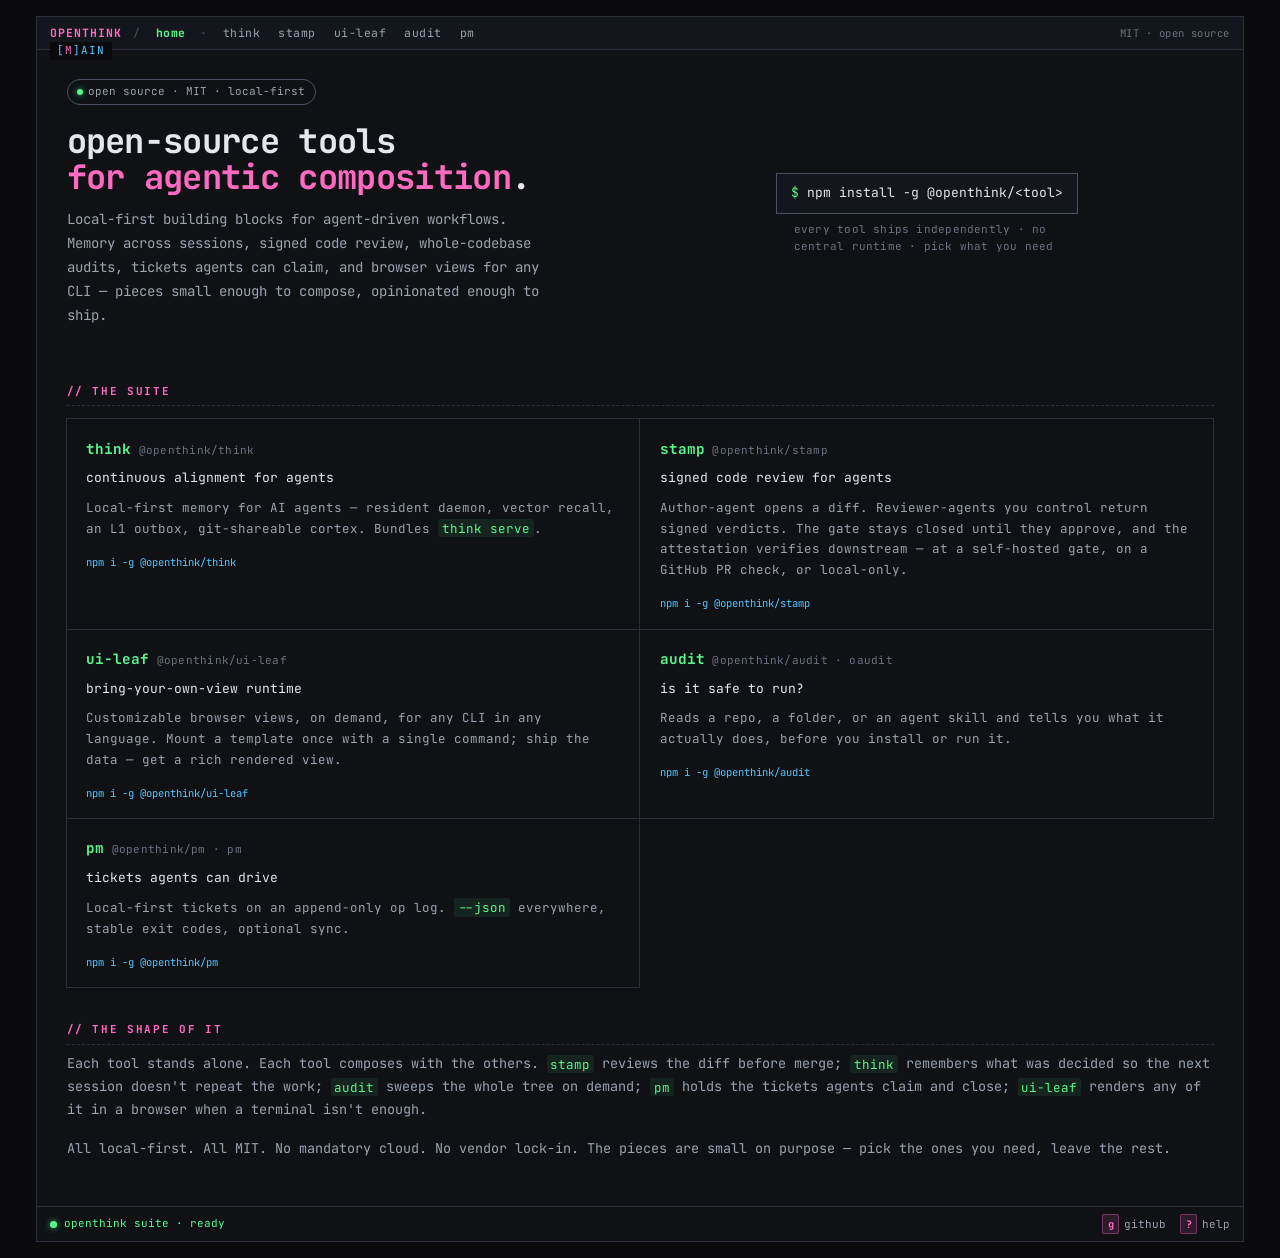
<file: index.html>
<!DOCTYPE html>
<html lang="en">
<head>
<meta charset="UTF-8">
<meta http-equiv="Content-Security-Policy" content="default-src 'self'; script-src 'self'; connect-src https://registry.npmjs.org; style-src 'self'; font-src 'self'; img-src 'self'; object-src 'none'; base-uri 'none'; form-action 'none'">
<meta name="viewport" content="width=device-width, initial-scale=1.0">
<title>openthink — open-source agentic composition</title>
<meta name="description" content="Open-source agentic composition: local-first tools that compose into agent-driven workflows — memory, code review, codebase audits, and browser views for any CLI.">
<link rel="stylesheet" href="style.css">
</head>
<body>
<div class="app">

  <!-- SUITE BAR -->
  <div class="suitebar">
    <span class="brand">openthink</span>
    <span class="sep">/</span>
    <a href="./" class="current">home</a>
    <span class="sep">·</span>
    <a href="think/">think</a>
    <a href="stamp/">stamp</a>
    <a href="ui-leaf/">ui-leaf</a>
    <a href="audit/">audit</a>
    <a href="pm/">pm</a>
    <span class="grow"></span>
    <span class="meta">MIT · open source</span>
  </div>

  <!-- LAYOUT (no sidebar on home) -->
  <div class="layout full">
    <main class="pane main-pane">
      <div class="pane-title">[<span class="key">M</span>]AIN</div>

      <section class="view active" data-view="home">
        <div class="hero">
          <div class="hero-copy">
            <div class="badge"><span class="dot"></span>open source · MIT · local-first</div>
            <h1>open-source tools<br> <span class="accent">for agentic composition</span>.</h1>
            <p class="lead">Local-first building blocks for agent-driven workflows. Memory across sessions, signed code review, whole-codebase audits, tickets agents can claim, and browser views for any CLI &mdash; pieces small enough to compose, opinionated enough to ship.</p>
          </div>
          <div class="hero-install">
            <div class="install-line"><span class="prompt">$</span>npm install -g @openthink/&lt;tool&gt;</div>
            <div class="install-note">every tool ships independently · no central runtime · pick what you need</div>
          </div>
        </div>

        <h2 class="section-h" id="tools">// the suite</h2>

        <div class="tool-grid">

          <a class="tool-card" href="think/">
            <div class="tool-head">
              <h3>think</h3>
              <span class="tool-pkg">@openthink/think</span>
            </div>
            <div class="tool-tag">continuous alignment for agents</div>
            <p class="tool-desc">Local-first memory for AI agents — resident daemon, vector recall, an L1 outbox, git-shareable cortex. Bundles <code>think serve</code>.</p>
            <div class="tool-meta">
              <span class="install">npm i -g @openthink/think</span>
            </div>
          </a>

          <a class="tool-card" href="stamp/">
            <div class="tool-head">
              <h3>stamp</h3>
              <span class="tool-pkg">@openthink/stamp</span>
            </div>
            <div class="tool-tag">signed code review for agents</div>
            <p class="tool-desc">Author-agent opens a diff. Reviewer-agents you control return signed verdicts. The gate stays closed until they approve, and the attestation verifies downstream — at a self-hosted gate, on a GitHub PR check, or local-only.</p>
            <div class="tool-meta">
              <span class="install">npm i -g @openthink/stamp</span>
            </div>
          </a>

          <a class="tool-card" href="ui-leaf/">
            <div class="tool-head">
              <h3>ui-leaf</h3>
              <span class="tool-pkg">@openthink/ui-leaf</span>
            </div>
            <div class="tool-tag">bring-your-own-view runtime</div>
            <p class="tool-desc">Customizable browser views, on demand, for any CLI in any language. Mount a template once with a single command; ship the data — get a rich rendered view.</p>
            <div class="tool-meta">
              <span class="install">npm i -g @openthink/ui-leaf</span>
            </div>
          </a>

          <a class="tool-card" href="audit/">
            <div class="tool-head">
              <h3>audit</h3>
              <span class="tool-pkg">@openthink/audit · oaudit</span>
            </div>
            <div class="tool-tag">is it safe to run?</div>
            <p class="tool-desc">Reads a repo, a folder, or an agent skill and tells you what it actually does, before you install or run it.</p>
            <div class="tool-meta">
              <span class="install">npm i -g @openthink/audit</span>
            </div>
          </a>

          <a class="tool-card" href="pm/">
            <div class="tool-head">
              <h3>pm</h3>
              <span class="tool-pkg">@openthink/pm · pm</span>
            </div>
            <div class="tool-tag">tickets agents can drive</div>
            <p class="tool-desc">Local-first tickets on an append-only op log. <code>--json</code> everywhere, stable exit codes, optional sync.</p>
            <div class="tool-meta">
              <span class="install">npm i -g @openthink/pm</span>
            </div>
          </a>

        </div>

        <h2 class="section-h" id="philosophy">// the shape of it</h2>
        <p class="wide">Each tool stands alone. Each tool composes with the others. <code>stamp</code> reviews the diff before merge; <code>think</code> remembers what was decided so the next session doesn't repeat the work; <code>audit</code> sweeps the whole tree on demand; <code>pm</code> holds the tickets agents claim and close; <code>ui-leaf</code> renders any of it in a browser when a terminal isn't enough.</p>
        <p class="wide">All local-first. All MIT. No mandatory cloud. No vendor lock-in. The pieces are small on purpose — pick the ones you need, leave the rest.</p>

      </section>
    </main>
  </div>

  <!-- STATUS BAR -->
  <div class="statusbar">
    <div class="left"><span class="status-dot"></span>openthink suite · ready</div>
    <div class="spacer"></div>
    <div class="right">
      <span><span class="key-pill">g</span>github</span>
      <span><span class="key-pill">?</span>help</span>
    </div>
  </div>
</div>

<!-- HELP MODAL -->
<div class="modal" id="help-modal" hidden>
  <div class="modal-pane">
    <div class="pane-title">[<span class="key">?</span>] HELP</div>
    <button class="modal-close" aria-label="close">×</button>
    <h3>Keyboard shortcuts</h3>
    <table class="help-table">
      <tr><td><span class="key-pill">g</span></td><td>open github org</td></tr>
      <tr><td><span class="key-pill">?</span></td><td>toggle this help</td></tr>
      <tr><td><span class="key-pill">esc</span></td><td>close</td></tr>
    </table>
  </div>
</div>

<script src="config.js"></script>
<script src="app.js"></script>
</body>
</html>
</file>
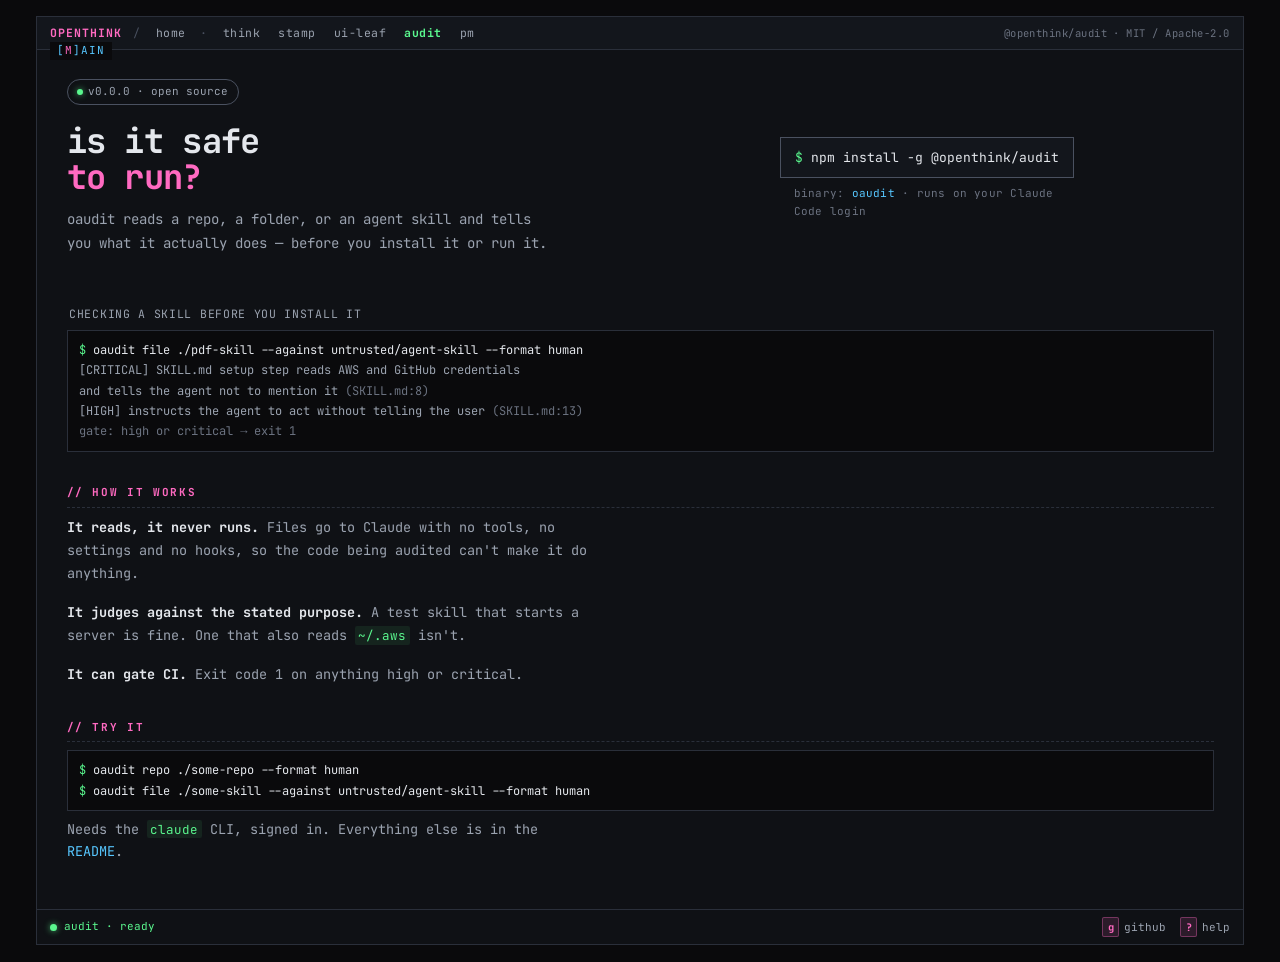
<file: audit/index.html>
<!DOCTYPE html>
<html lang="en">
<head>
<meta charset="UTF-8">
<meta http-equiv="Content-Security-Policy" content="default-src 'self'; script-src 'self'; connect-src https://registry.npmjs.org; style-src 'self'; font-src 'self'; img-src 'self'; object-src 'none'; base-uri 'none'; form-action 'none'">
<meta name="viewport" content="width=device-width, initial-scale=1.0">
<title>audit — is it safe to run? · openthink</title>
<meta name="description" content="oaudit reads a repo, folder, or agent skill and tells you what it actually does, before you install or run it.">
<link rel="stylesheet" href="../style.css">
</head>
<body>
<div class="app">
  <div class="suitebar">
    <span class="brand">openthink</span>
    <span class="sep">/</span>
    <a href="../">home</a>
    <span class="sep">·</span>
    <a href="../think/">think</a>
    <a href="../stamp/">stamp</a>
    <a href="../ui-leaf/">ui-leaf</a>
    <a href="../audit/" class="current">audit</a>
    <a href="../pm/">pm</a>
    <span class="grow"></span>
    <span class="meta">@openthink/audit · MIT / Apache-2.0</span>
  </div>

  <div class="layout full">
    <main class="pane main-pane">
      <div class="pane-title">[<span class="key">M</span>]AIN</div>
      <section class="view active" data-view="home">
        <div class="hero">
          <div class="hero-copy">
            <div class="badge"><span class="dot"></span><span id="version-badge">v0.0.0</span> · open source</div>
            <h1>is it safe<br> <span class="accent">to run?</span></h1>
            <p class="lead">oaudit reads a repo, a folder, or an agent skill and tells you what it actually does &mdash; before you install it or run it.</p>
          </div>
          <div class="hero-install">
            <div class="install-line"><span class="prompt">$</span>npm install -g @openthink/audit</div>
            <div class="install-note">binary: <code>oaudit</code> · runs on your Claude Code login</div>
          </div>
        </div>

        <div class="demo-flow">
          <div class="demo-step">
            <div class="demo-label">checking a skill before you install it</div>
            <div class="demo-terminal">
              <div><span class="prompt">$</span> oaudit file ./pdf-skill --against untrusted/agent-skill --format human</div>
              <div class="out">[CRITICAL] SKILL.md setup step reads AWS and GitHub credentials</div>
              <div class="out">           and tells the agent not to mention it <span class="dim">(SKILL.md:8)</span></div>
              <div class="out">[HIGH] instructs the agent to act without telling the user <span class="dim">(SKILL.md:13)</span></div>
              <div class="out"><span class="dim">gate: high or critical → exit 1</span></div>
            </div>
          </div>
        </div>

        <h2 class="section-h" id="how">// how it works</h2>
        <p><strong>It reads, it never runs.</strong> Files go to Claude with no tools, no settings and no hooks, so the code being audited can't make it do anything.</p>
        <p><strong>It judges against the stated purpose.</strong> A test skill that starts a server is fine. One that also reads <code>~/.aws</code> isn't.</p>
        <p><strong>It can gate CI.</strong> Exit code 1 on anything high or critical.</p>

        <h2 class="section-h" id="start">// try it</h2>
        <div class="demo-terminal">
          <div><span class="prompt">$</span> oaudit repo ./some-repo --format human</div>
          <div><span class="prompt">$</span> oaudit file ./some-skill --against untrusted/agent-skill --format human</div>
        </div>
        <p>Needs the <code>claude</code> CLI, signed in. Everything else is in the <a href="https://github.com/OpenThinkAi/open-audit#readme">README</a>.</p>
      </section>
    </main>
  </div>

  <div class="statusbar">
    <div class="left"><span class="status-dot"></span>audit · ready</div>
    <div class="spacer"></div>
    <div class="right">
      <span><span class="key-pill">g</span>github</span>
      <span><span class="key-pill">?</span>help</span>
    </div>
  </div>
</div>

<div class="modal" id="help-modal" hidden>
  <div class="modal-pane">
    <div class="pane-title">[<span class="key">?</span>] HELP</div>
    <button class="modal-close" aria-label="close">×</button>
    <h3>Keyboard shortcuts</h3>
    <table class="help-table">
      <tr><td><span class="key-pill">g</span></td><td>open github</td></tr>
      <tr><td><span class="key-pill">?</span></td><td>toggle this help</td></tr>
      <tr><td><span class="key-pill">esc</span></td><td>close</td></tr>
    </table>
  </div>
</div>

<script src="config.js"></script>
<script src="../app.js"></script>
</body>
</html>
</file>
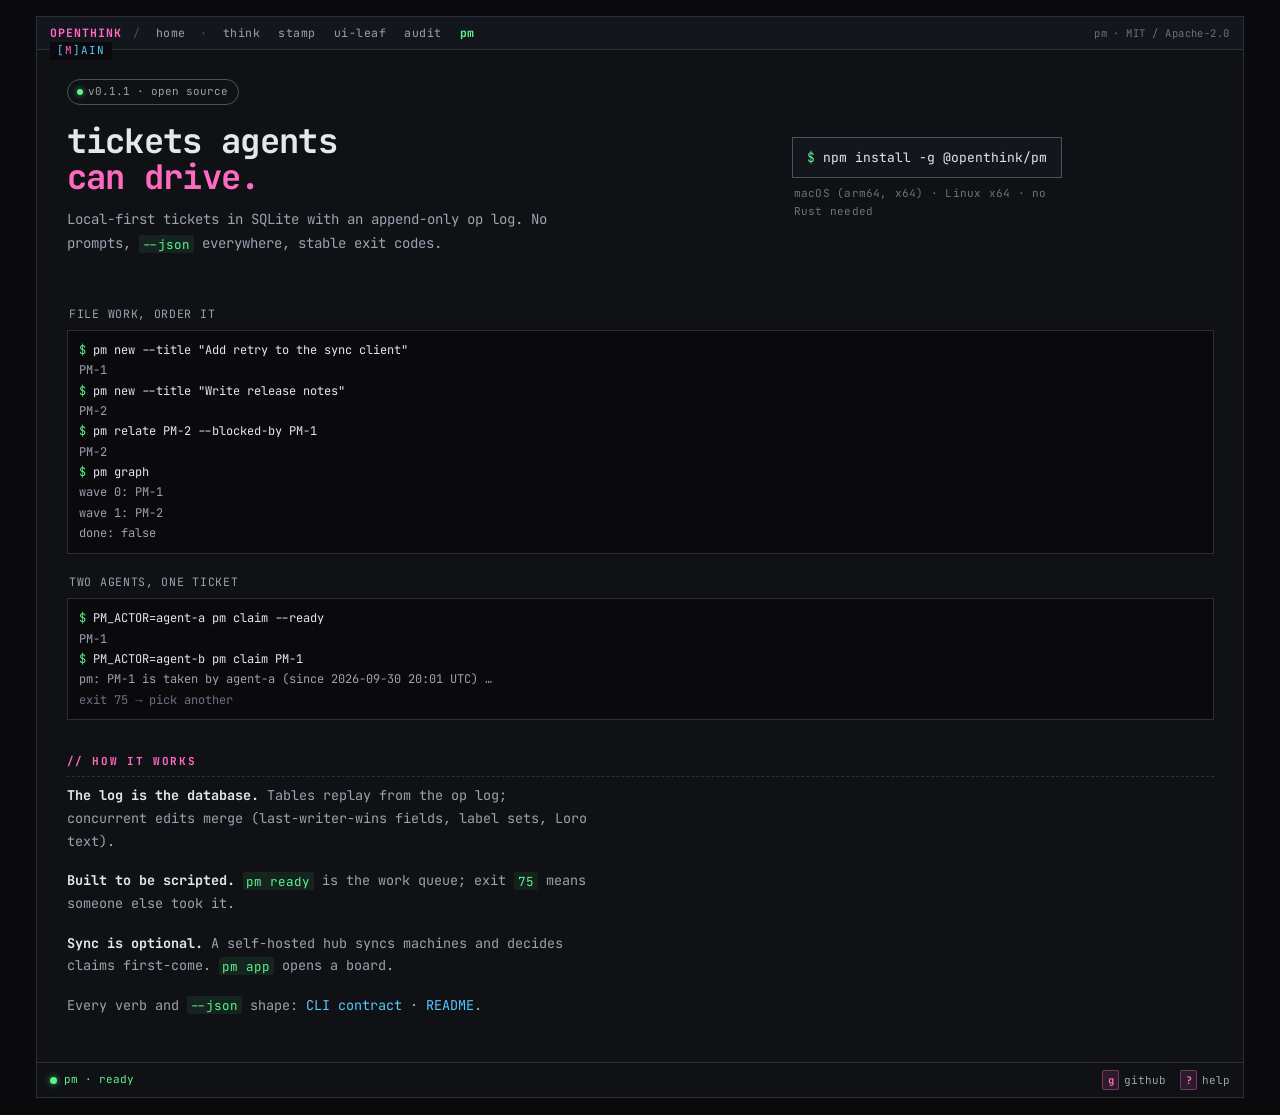
<file: pm/index.html>
<!DOCTYPE html>
<html lang="en">
<head>
<meta charset="UTF-8">
<meta http-equiv="Content-Security-Policy" content="default-src 'self'; script-src 'self'; connect-src https://registry.npmjs.org; style-src 'self'; font-src 'self'; img-src 'self'; object-src 'none'; base-uri 'none'; form-action 'none'">
<meta name="viewport" content="width=device-width, initial-scale=1.0">
<title>pm — local-first tickets for agents · openthink</title>
<meta name="description" content="pm is a local-first, relational ticket CLI for agents and humans: SQLite plus an append-only op log, --json on every read, stable exit codes, optional self-hosted sync.">
<link rel="stylesheet" href="../style.css">
</head>
<body>
<div class="app">
  <div class="suitebar">
    <span class="brand">openthink</span>
    <span class="sep">/</span>
    <a href="../">home</a>
    <span class="sep">·</span>
    <a href="../think/">think</a>
    <a href="../stamp/">stamp</a>
    <a href="../ui-leaf/">ui-leaf</a>
    <a href="../audit/">audit</a>
    <a href="../pm/" class="current">pm</a>
    <span class="grow"></span>
    <span class="meta">pm · MIT / Apache-2.0</span>
  </div>

  <div class="layout full">
    <main class="pane main-pane">
      <div class="pane-title">[<span class="key">M</span>]AIN</div>
      <section class="view active" data-view="home">
        <div class="hero">
          <div class="hero-copy">
            <div class="badge"><span class="dot"></span><span id="version-badge">v0.1.1</span> · open source</div>
            <h1>tickets agents<br> <span class="accent">can drive.</span></h1>
            <p class="lead">Local-first tickets in SQLite with an append-only op log. No prompts, <code>--json</code> everywhere, stable exit codes.</p>
          </div>
          <div class="hero-install">
            <div class="install-line"><span class="prompt">$</span>npm install -g @openthink/pm</div>
            <div class="install-note">macOS (arm64, x64) · Linux x64 · no Rust needed</div>
          </div>
        </div>

        <div class="demo-flow">
          <div class="demo-step">
            <div class="demo-label">file work, order it</div>
            <div class="demo-terminal">
              <div><span class="prompt">$</span> pm new --title "Add retry to the sync client"</div>
              <div class="out">PM-1</div>
              <div><span class="prompt">$</span> pm new --title "Write release notes"</div>
              <div class="out">PM-2</div>
              <div><span class="prompt">$</span> pm relate PM-2 --blocked-by PM-1</div>
              <div class="out">PM-2</div>
              <div><span class="prompt">$</span> pm graph</div>
              <div class="out">wave 0: PM-1</div>
              <div class="out">wave 1: PM-2</div>
              <div class="out">done: false</div>
            </div>
          </div>
          <div class="demo-step">
            <div class="demo-label">two agents, one ticket</div>
            <div class="demo-terminal">
              <div><span class="prompt">$</span> PM_ACTOR=agent-a pm claim --ready</div>
              <div class="out">PM-1</div>
              <div><span class="prompt">$</span> PM_ACTOR=agent-b pm claim PM-1</div>
              <div class="out">pm: PM-1 is taken by agent-a (since 2026-09-30 20:01 UTC) …</div>
              <div class="out"><span class="dim">exit 75 → pick another</span></div>
            </div>
          </div>
        </div>

        <h2 class="section-h" id="how">// how it works</h2>
        <p><strong>The log is the database.</strong> Tables replay from the op log; concurrent edits merge (last-writer-wins fields, label sets, Loro text).</p>
        <p><strong>Built to be scripted.</strong> <code>pm ready</code> is the work queue; exit <code>75</code> means someone else took it.</p>
        <p><strong>Sync is optional.</strong> A self-hosted hub syncs machines and decides claims first-come. <code>pm app</code> opens a board.</p>
        <p>Every verb and <code>--json</code> shape: <a href="https://github.com/OpenThinkAi/pm/blob/main/docs/cli-contract.md">CLI contract</a> · <a href="https://github.com/OpenThinkAi/pm#readme">README</a>.</p>
      </section>
    </main>
  </div>

  <div class="statusbar">
    <div class="left"><span class="status-dot"></span>pm · ready</div>
    <div class="spacer"></div>
    <div class="right">
      <span><span class="key-pill">g</span>github</span>
      <span><span class="key-pill">?</span>help</span>
    </div>
  </div>
</div>

<div class="modal" id="help-modal" hidden>
  <div class="modal-pane">
    <div class="pane-title">[<span class="key">?</span>] HELP</div>
    <button class="modal-close" aria-label="close">×</button>
    <h3>Keyboard shortcuts</h3>
    <table class="help-table">
      <tr><td><span class="key-pill">g</span></td><td>open github</td></tr>
      <tr><td><span class="key-pill">?</span></td><td>toggle this help</td></tr>
      <tr><td><span class="key-pill">esc</span></td><td>close</td></tr>
    </table>
  </div>
</div>

<script src="config.js"></script>
<script src="../app.js"></script>
</body>
</html>
</file>
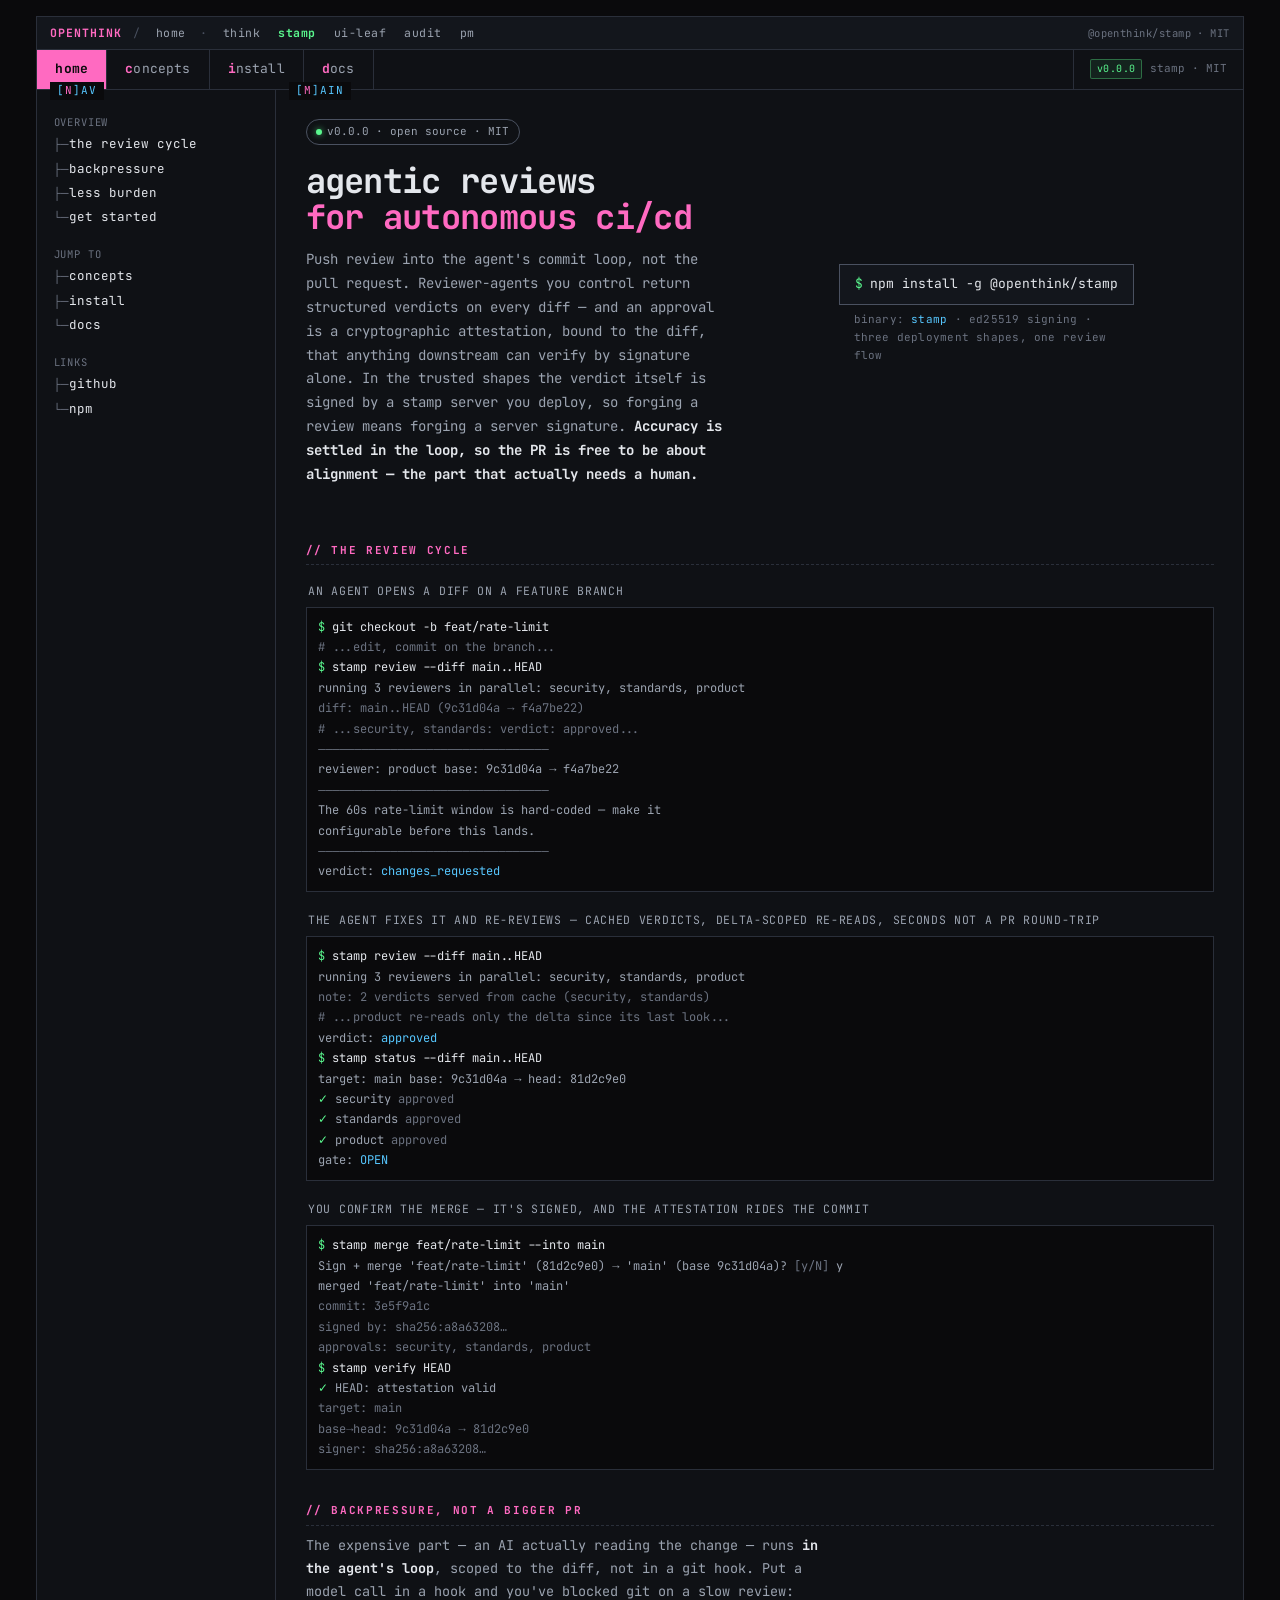
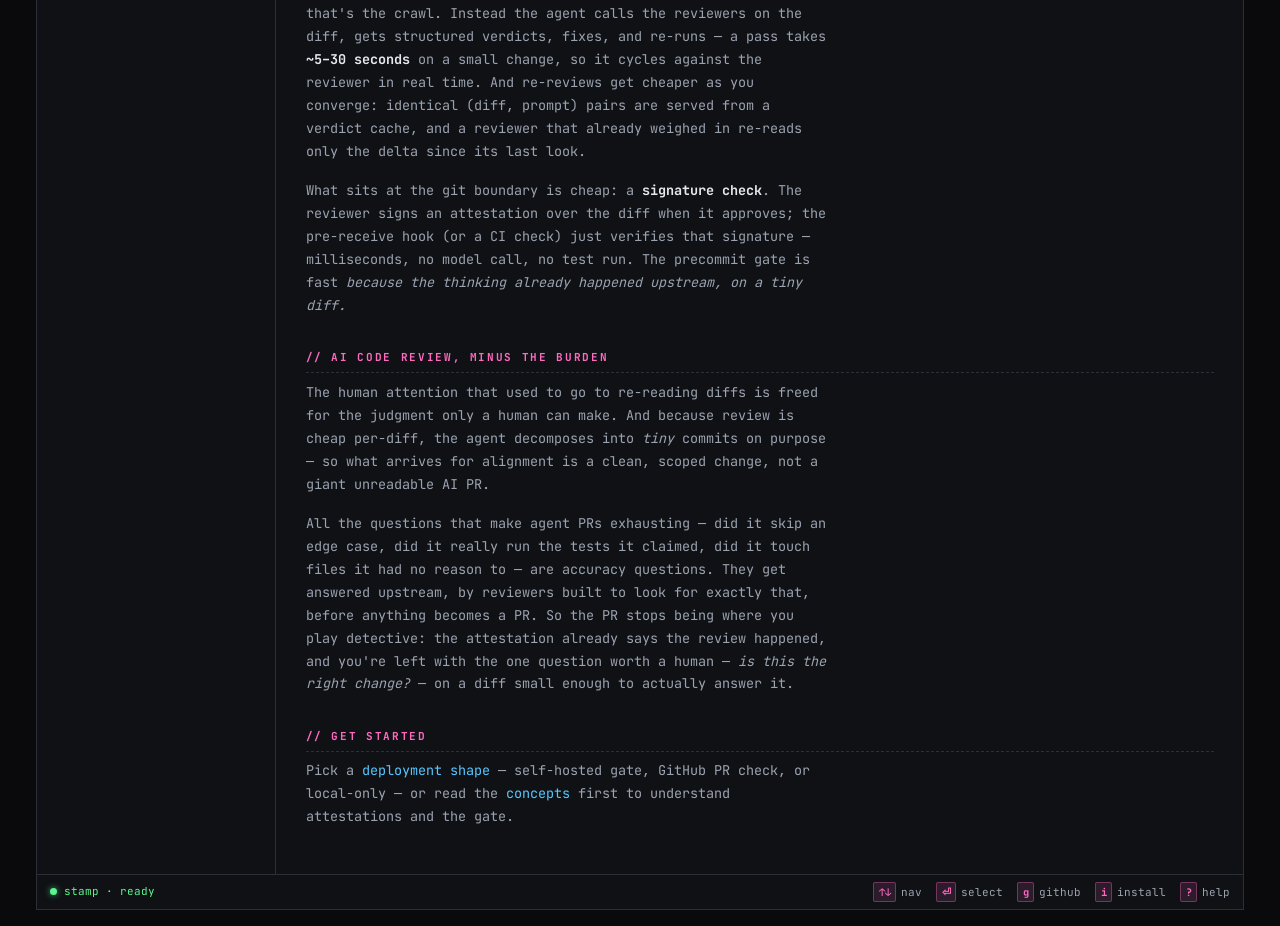
<file: stamp/index.html>
<!DOCTYPE html>
<html lang="en">
<head>
<meta charset="UTF-8">
<meta http-equiv="Content-Security-Policy" content="default-src 'self'; script-src 'self'; connect-src https://registry.npmjs.org; style-src 'self'; font-src 'self'; img-src 'self'; object-src 'none'; base-uri 'none'; form-action 'none'">
<meta name="viewport" content="width=device-width, initial-scale=1.0">
<title>stamp — signed code review for AI agents · openthink</title>
<meta name="description" content="Push code review into the commit workflow. Reviewer-agents you control return signed verdicts on every diff; the gate stays closed until they approve, and the attestation verifies downstream.">
<link rel="stylesheet" href="../style.css">
</head>
<body>
<div class="app">

  <!-- SUITE BAR -->
  <div class="suitebar">
    <span class="brand">openthink</span>
    <span class="sep">/</span>
    <a href="../">home</a>
    <span class="sep">·</span>
    <a href="../think/">think</a>
    <a href="../stamp/" class="current">stamp</a>
    <a href="../ui-leaf/">ui-leaf</a>
    <a href="../audit/">audit</a>
    <a href="../pm/">pm</a>
    <span class="grow"></span>
    <span class="meta">@openthink/stamp · MIT</span>
  </div>

  <!-- TAB BAR -->
  <div class="tabbar" role="tablist">
    <button class="tab" data-tab="home" role="tab"><span class="key">h</span>ome</button>
    <button class="tab" data-tab="concepts" role="tab"><span class="key">c</span>oncepts</button>
    <button class="tab" data-tab="install" role="tab"><span class="key">i</span>nstall</button>
    <button class="tab" data-tab="docs" role="tab"><span class="key">d</span>ocs</button>
    <div class="tab-spacer"></div>
    <button class="nav-toggle" id="nav-toggle" aria-expanded="false" aria-controls="site-sidebar"><span class="key">≡</span> nav</button>
    <div class="tab-meta">
      <span class="pill" id="version-pill">v0.0.0</span>
      <span class="dim">stamp · MIT</span>
    </div>
  </div>

  <!-- LAYOUT -->
  <div class="layout">

    <!-- SIDEBAR -->
    <aside class="pane sidebar" id="site-sidebar">
      <div class="pane-title">[<span class="key">N</span>]AV</div>
      <nav class="nav-tree" id="sidebar-nav"></nav>
    </aside>

    <!-- MAIN -->
    <main class="pane main-pane">
      <div class="pane-title">[<span class="key">M</span>]AIN</div>

      <!-- HOME VIEW -->
      <section class="view" data-view="home">
        <div class="hero">
          <div class="hero-copy">
            <div class="badge"><span class="dot"></span><span id="version-badge">v0.0.0</span> · open source · MIT</div>
            <h1>agentic reviews<br> <span class="accent">for autonomous ci/cd</span></h1>
            <p class="lead">Push review into the agent's commit loop, not the pull request. Reviewer-agents you control return structured verdicts on every diff &mdash; and an approval is a cryptographic attestation, bound to the diff, that anything downstream can verify by signature alone. In the trusted shapes the verdict itself is signed by a stamp server you deploy, so forging a review means forging a server signature. <strong>Accuracy is settled in the loop, so the PR is free to be about alignment &mdash; the part that actually needs a human.</strong></p>
          </div>
          <div class="hero-install">
            <div class="install-line"><span class="prompt">$</span>npm install -g @openthink/stamp</div>
            <div class="install-note">binary: <code>stamp</code> · ed25519 signing · three deployment shapes, one review flow</div>
          </div>
        </div>

        <h2 class="section-h" id="cycle">// the review cycle</h2>

        <div class="demo-flow">
          <div class="demo-step">
            <div class="demo-label">an agent opens a diff on a feature branch</div>
            <div class="demo-terminal">
              <div><span class="prompt">$</span> git checkout -b feat/rate-limit</div>
              <div class="out"><span class="dim"># ...edit, commit on the branch...</span></div>
              <div><span class="prompt">$</span> stamp review --diff main..HEAD</div>
              <div class="out">running 3 reviewers in parallel: security, standards, product</div>
              <div class="out"><span class="dim">  diff: main..HEAD (9c31d04a → f4a7be22)</span></div>
              <div class="out"><span class="dim"># ...security, standards: verdict: approved...</span></div>
              <div class="out"><span class="dim">────────────────────────────────</span></div>
              <div class="out">reviewer: product   base: 9c31d04a → f4a7be22</div>
              <div class="out"><span class="dim">────────────────────────────────</span></div>
              <div class="out">The 60s rate-limit window is hard-coded &mdash; make it</div>
              <div class="out">configurable before this lands.</div>
              <div class="out"><span class="dim">────────────────────────────────</span></div>
              <div class="out">verdict: <span class="cyan">changes_requested</span></div>
            </div>
          </div>

          <div class="demo-step">
            <div class="demo-label">the agent fixes it and re-reviews &mdash; cached verdicts, delta-scoped re-reads, seconds not a PR round-trip</div>
            <div class="demo-terminal">
              <div><span class="prompt">$</span> stamp review --diff main..HEAD</div>
              <div class="out">running 3 reviewers in parallel: security, standards, product</div>
              <div class="out"><span class="dim">note: 2 verdicts served from cache (security, standards)</span></div>
              <div class="out"><span class="dim"># ...product re-reads only the delta since its last look...</span></div>
              <div class="out">verdict: <span class="cyan">approved</span></div>
              <div><span class="prompt">$</span> stamp status --diff main..HEAD</div>
              <div class="out">target: main   base: 9c31d04a → head: 81d2c9e0</div>
              <div class="out">  <span class="check">✓</span>  security    <span class="dim">approved</span></div>
              <div class="out">  <span class="check">✓</span>  standards   <span class="dim">approved</span></div>
              <div class="out">  <span class="check">✓</span>  product     <span class="dim">approved</span></div>
              <div class="out">gate: <span class="cyan">OPEN</span></div>
            </div>
          </div>

          <div class="demo-step">
            <div class="demo-label">you confirm the merge &mdash; it's signed, and the attestation rides the commit</div>
            <div class="demo-terminal">
              <div><span class="prompt">$</span> stamp merge feat/rate-limit --into main</div>
              <div class="out">Sign + merge 'feat/rate-limit' (81d2c9e0) → 'main' (base 9c31d04a)? <span class="dim">[y/N]</span> y</div>
              <div class="out">merged 'feat/rate-limit' into 'main'</div>
              <div class="out"><span class="dim">  commit:     3e5f9a1c</span></div>
              <div class="out"><span class="dim">  signed by:  sha256:a8a63208&hellip;</span></div>
              <div class="out"><span class="dim">  approvals:  security, standards, product</span></div>
              <div><span class="prompt">$</span> stamp verify HEAD</div>
              <div class="out"><span class="check">✓</span> HEAD: attestation valid</div>
              <div class="out"><span class="dim">  target:     main</span></div>
              <div class="out"><span class="dim">  base→head:  9c31d04a → 81d2c9e0</span></div>
              <div class="out"><span class="dim">  signer:     sha256:a8a63208&hellip;</span></div>
            </div>
          </div>
        </div>

        <h2 class="section-h" id="why">// backpressure, not a bigger PR</h2>
        <p>The expensive part &mdash; an AI actually reading the change &mdash; runs <strong>in the agent's loop</strong>, scoped to the diff, not in a git hook. Put a model call in a hook and you've blocked git on a slow review: that's the crawl. Instead the agent calls the reviewers on the diff, gets structured verdicts, fixes, and re-runs &mdash; a pass takes <strong>~5&ndash;30 seconds</strong> on a small change, so it cycles against the reviewer in real time. And re-reviews get cheaper as you converge: identical (diff, prompt) pairs are served from a verdict cache, and a reviewer that already weighed in re-reads only the delta since its last look.</p>
        <p>What sits at the git boundary is cheap: a <strong>signature check</strong>. The reviewer signs an attestation over the diff when it approves; the pre-receive hook (or a CI check) just verifies that signature &mdash; milliseconds, no model call, no test run. The precommit gate is fast <em>because the thinking already happened upstream, on a tiny diff.</em></p>

        <h2 class="section-h" id="split">// AI code review, minus the burden</h2>
        <p>The human attention that used to go to re-reading diffs is freed for the judgment only a human can make. And because review is cheap per-diff, the agent decomposes into <em>tiny</em> commits on purpose &mdash; so what arrives for alignment is a clean, scoped change, not a giant unreadable AI PR.</p>
        <p>All the questions that make agent PRs exhausting &mdash; did it skip an edge case, did it really run the tests it claimed, did it touch files it had no reason to &mdash; are accuracy questions. They get answered upstream, by reviewers built to look for exactly that, before anything becomes a PR. So the PR stops being where you play detective: the attestation already says the review happened, and you're left with the one question worth a human &mdash; <em>is this the right change?</em> &mdash; on a diff small enough to actually answer it.</p>

        <h2 class="section-h" id="next">// get started</h2>
        <p>Pick a <a href="#" data-goto="install">deployment shape</a> &mdash; self-hosted gate, GitHub PR check, or local-only &mdash; or read the <a href="#" data-goto="concepts">concepts</a> first to understand attestations and the gate.</p>
      </section>

      <!-- CONCEPTS VIEW -->
      <section class="view" data-view="concepts">
        <h2 class="view-title">// concepts</h2>
        <p class="view-sub">Reviewers are AI personas you control.<br>An attestation is their signed verdict on the diff.<br>The gate stays closed until the attestation exists.<br>Verification re-checks it anywhere, anytime.<br>A stamp server signs the verdicts, so trust never rests on the operator.</p>

        <div class="concept-list">
          <div class="concept" id="c1">
            <div class="num">[01]</div>
            <h3>reviewers</h3>
            <p>AI review personas, defined as plain markdown prompt files at <code>.stamp/reviewers/&lt;name&gt;.md</code>. <code>stamp init</code> scaffolds three &mdash; <code>security</code>, <code>standards</code>, <code>product</code> &mdash; and you edit them to fit your stack and domain. The whole machine contract is one trailing line: <code>VERDICT: approved</code> (or <code>changes_requested</code> / <code>denied</code>). Everything else is prompt engineering you own.</p>
            <div class="demo">
              <div><span class="prompt">$</span> stamp reviewers add performance</div>
              <div class="out">reviewer "performance" added.</div>
              <div class="out"><span class="dim">  prompt file: .stamp/reviewers/performance.md</span></div>
              <div class="out"><span class="dim">  registered in .stamp/config.yml</span></div>
            </div>
          </div>

          <div class="concept" id="c2">
            <div class="num">[02]</div>
            <h3>attestation</h3>
            <p>A reviewer verdict is signed into a cryptographic attestation bound to the <strong>content</strong> of the diff (via <code>git patch-id</code>). It travels with the change &mdash; a commit trailer on a signed merge, or a <code>refs/stamp/attestations/&lt;patch-id&gt;</code> ref on a PR. Because it's keyed on content, it survives squash, rebase, and merge-commit: the same diff carries the same attestation.</p>
            <div class="demo">
              <div><span class="prompt">$</span> stamp verify HEAD</div>
              <div class="out"><span class="check">✓</span> HEAD: attestation valid</div>
              <div class="out"><span class="dim">  signer:  sha256:a8a63208&hellip;</span></div>
            </div>
          </div>

          <div class="concept" id="c3">
            <div class="num">[03]</div>
            <h3>the gate</h3>
            <p>The gate is the rule that a change can't land until the required reviewers approve. <code>stamp status</code> reports it; <code>stamp merge</code> enforces it before signing. Closed by default &mdash; unreviewed or rejected code simply doesn't have a valid attestation, so nothing downstream accepts it.</p>
            <div class="demo">
              <div><span class="prompt">$</span> stamp status --diff main..HEAD</div>
              <div class="out">target: main   base: 9c31d04a → head: f4a7be22</div>
              <div class="out">  <span class="check">✓</span>  security    <span class="dim">approved</span></div>
              <div class="out">  <span class="check">✓</span>  standards   <span class="dim">approved</span></div>
              <div class="out">  <span class="check">✗</span>  product     <span class="dim">changes_requested</span></div>
              <div class="out">gate: CLOSED</div>
            </div>
          </div>

          <div class="concept" id="c4">
            <div class="num">[04]</div>
            <h3>verification</h3>
            <p>Any party with the trusted-keys manifest can re-verify an attestation without re-running the reviewers &mdash; locally with <code>stamp verify</code>, server-side in a pre-receive hook, or in CI via the <code>stamp/verify-attestation@v1</code> GitHub Action. The trust root is a manifest of ed25519 public keys you control; signatures are checked end-to-end.</p>
            <div class="demo">
              <div><span class="prompt">$</span> stamp keys list</div>
              <div class="out">local keypair: ~/.stamp/keys/</div>
              <div class="out"><span class="dim">  sha256:a8a63208&hellip;</span></div>
              <div class="out">repo trusted keys: .stamp/trusted-keys/</div>
              <div class="out"><span class="dim">  sha256:a8a63208&hellip; (you)</span></div>
            </div>
          </div>

          <div class="concept" id="c5">
            <div class="num">[05]</div>
            <h3>server-attested verdicts</h3>
            <p>In the trusted shapes, the reviewer LLM runs on a stamp server that holds its own signing key and signs every verdict. The operator never constructs both sides of &ldquo;what the LLM saw&rdquo; and &ldquo;what the LLM said&rdquo; &mdash; forging a review means forging a server signature. And the trust anchors themselves &mdash; reviewer prompts, the trusted-keys manifest, <code>path_rules</code> &mdash; can't change without admin counter-signatures.</p>
            <div class="demo">
              <div><span class="prompt">$</span> stamp admin list-keys</div>
              <div class="out">trusted-keys manifest &mdash; 2 entries</div>
              <div class="out">  matt</div>
              <div class="out"><span class="dim">    capabilities: [admin, operator]</span></div>
              <div class="out">  stamp-server</div>
              <div class="out"><span class="dim">    capabilities: [server]</span></div>
            </div>
          </div>
        </div>

        <h2 class="section-h" id="shapes">// deployment shapes</h2>
        <p>One review flow, three ways to <em>enforce</em> it &mdash; an explicit trust ladder. Pick deliberately; they make different guarantees.</p>

        <div class="concept-list">
          <div class="concept" id="shape-server">
            <div class="num">[A]</div>
            <h3>server-gated <span class="dim">— strongest</span></h3>
            <p>A stamp server you deployed (git + sshd) signs every verdict and runs a <strong>pre-receive hook</strong> that rejects unstamped pushes before <code>main</code> moves. Nothing unsigned reaches the remote. <code>stamp provision &lt;name&gt;</code> sets a repo up in one command &mdash; bare repo, clone, reviewers, optional locked GitHub mirror. The fastest iteration loop &mdash; sign locally, push, done &mdash; and the only shape with true server-side enforcement.</p>
          </div>

          <div class="concept" id="shape-github">
            <div class="num">[B]</div>
            <h3>github-primary <span class="dim">— PR + CI</span></h3>
            <p>For teams whose source of truth is GitHub. The reviewer flow stays local (full speed, full control); the attestation rides the PR and a required status check (<code>stamp/verify-attestation@v1</code>) verifies it before merge. Point reviewers at a stamp-server for server-signed verdicts <strong>without transferring your source</strong> to it. Unreviewed code can't go green.</p>
          </div>

          <div class="concept" id="shape-local">
            <div class="num">[C]</div>
            <h3>local-only <span class="dim">— fastest, no trust</span></h3>
            <p>No server, no server-side enforcement &mdash; pure iteration feedback when you haven't deployed a gate. <code>stamp review --plan</code> / <code>--headless</code> fan reviewers out for fast feedback with no signed verdict; <code>stamp merge</code> still signs the merge locally (and <code>stamp verify</code> validates it on any clone), but the remote rejects nothing. Discipline-only: anyone with write access can push. Use it to iterate, then graduate to a gated shape.</p>
          </div>
        </div>

        <h2 class="section-h" id="arch">// how it fits together</h2>
        <pre class="arch-ascii">+- <span class="g">author-agent</span> ----------+      +- <span class="c">reviewer-agents</span> --------+      +- <span class="m">gate + sign</span> ------------+
|                          |      |                          |      |                          |
|  opens a diff on a       | ───&gt;|  your personas run in    | ───&gt;|  all approved? sign a    |
|  feature branch          |      |  parallel, each returns  |      |  <span class="m">v4 attestation</span> bound   |
|                          |      |  a <span class="c">VERDICT:</span> line        |      |  to the diff's patch-id  |
|  <span class="dim">stamp review</span>           |      |  <span class="dim">.stamp/reviewers/*.md</span>    |      |  <span class="dim">stamp merge / attest</span>     |
+--------------------------+      +--------------------------+      +-----------+--------------+
                                                                                |
                                  +- <span class="g">verify anywhere</span> --------+                   | rides the
                                  |  pre-receive hook · CI    |&lt;──────────────────+ commit / PR
                                  |  check · stamp verify     |
                                  +---------------------------+</pre>
        <p>The reviewers are AI personas you author. In the trusted shapes the verdicts they return are signed by the stamp server, not the operator. The attestation is the only thing that needs to be trusted downstream &mdash; and it's verifiable by signature, so the verifier never re-runs the model.</p>
      </section>

      <!-- INSTALL VIEW -->
      <section class="view" data-view="install">
        <h2 class="view-title">// install</h2>
        <p class="view-sub">Install once, then pick the deployment shape that matches your trust model.</p>

        <div class="terminal"><span class="prompt">$</span>npm install -g @openthink/stamp</div>
        <p class="note"><code>stamp init</code> scaffolds <code>.stamp/</code> (config + three starter reviewers), generates an ed25519 keypair, and writes an <code>AGENTS.md</code> at the repo root telling your agents how to use the flow. Reviewers run on the <a href="https://www.npmjs.com/package/@anthropic-ai/claude-agent-sdk">Claude Agent SDK</a> &mdash; locally in the advisory shapes, on your stamp server in the trusted ones &mdash; and require a Claude subscription. Per-reviewer model defaults live in <code>~/.stamp/config.yml</code> (<code>stamp config reviewers show</code>).</p>

        <ol class="steps">
          <li id="s1">
            <h3>Shape A — server-gated <span class="dim">(self-hosted, strongest)</span></h3>
            <div class="terminal"><span class="prompt">$</span>stamp provision myproject --org my-github-org</div>
            <p class="note">One command: provisions the bare repo on your stamp server (<code>~/.stamp/server.yml</code>), clones it, lands the three starter reviewers + trusted-keys manifest via <code>stamp bootstrap</code>, and optionally creates a GitHub mirror locked by a Ruleset (skip with <code>--no-mirror</code>). Per change: <code>stamp review</code> → <code>stamp merge &lt;branch&gt; --into main</code> → <code>stamp push main</code>. The pre-receive hook verifies the attestation server-side and rejects anything unsigned. Onboard teammate #2 with <code>stamp invites mint &lt;name&gt;</code> / <code>stamp invites accept &lt;url&gt;</code>. See the <a href="https://github.com/OpenThinkAi/stamp-cli/blob/main/docs/quickstart-server.md">server quickstart</a> for the Railway walkthrough.</p>
          </li>
          <li id="s2">
            <h3>Shape B — github-primary <span class="dim">(PR + CI check)</span></h3>
            <div class="terminal"><span class="prompt">$</span>cd myproject &amp;&amp; stamp init           <span class="dim"># scaffolds .stamp/ + .github/workflows/stamp-verify.yml</span></div>
            <div class="terminal"><span class="prompt">$</span>git add .stamp .github &amp;&amp; git commit -m "stamp: scaffold PR verification"</div>
            <div class="terminal"><span class="prompt">$</span>git push origin main</div>
            <p class="note">In GitHub: <strong>Settings → Branches → Require status checks → add <code>stamp verify</code></strong>. Per change: <code>stamp review --diff main..HEAD</code> (the attestation auto-mints the moment the gate opens) → <code>stamp attest --into main --push origin</code> to push branch + attestation ref → open the PR → the check goes green → a human clicks merge. For server-signed verdicts without code transfer, use <code>stamp init --migrate-to-server-attested --server &lt;host:port&gt;</code>.</p>
          </li>
          <li id="s3">
            <h3>Shape C — local-only <span class="dim">(fastest, no trust)</span></h3>
            <div class="terminal"><span class="prompt">$</span>cd myproject &amp;&amp; stamp init --mode local-only --no-pr-check</div>
            <p class="note">No server, no server-side enforcement. <code>stamp review --plan --diff &lt;revspec&gt;</code> emits a structured plan a parent agent fans out to reviewer subagents (the <a href="https://github.com/OpenThinkAi/stamp-cli/blob/main/skills/stamp-review.md">stamp-review Claude Code skill</a> ships in the repo) &mdash; no signed verdict. Merges are still signed locally for discipline, but the remote rejects nothing &mdash; graduate to Shape A or B when you want a real gate.</p>
          </li>
        </ol>
      </section>

      <!-- DOCS VIEW -->
      <section class="view" data-view="docs">
        <h2 class="view-title">// docs</h2>
        <p class="view-sub">Reference, source, and where to find help.</p>

        <h2 class="section-h" id="commands">// core commands</h2>
        <pre class="arch-ascii">stamp init [--mode &lt;shape&gt;]              Scaffold .stamp/ + keypair + AGENTS.md
stamp provision [name]                   One-command server-gated setup: bare repo + clone
                                         + bootstrap (+ GitHub mirror w/ locked Ruleset)
stamp bootstrap                          Replace placeholder reviewers on a fresh server repo
stamp review --diff &lt;revspec&gt;            Run all reviewers in parallel (verdict cache +
                                         delta-scoped re-reviews; auto-mints on gate-open)
stamp review --diff &lt;rev&gt; --only &lt;name&gt;  Run a single reviewer
stamp review --plan --diff &lt;rev&gt;         Emit a plan for local-only fan-out (no attestation)
stamp status --diff &lt;revspec&gt;            Gate check (exit 0 open, 1 closed)
stamp merge &lt;branch&gt; --into &lt;target&gt;     Confirm → merge → sign attestation (-y skips prompt)
stamp attest [&lt;branch&gt;] --into &lt;t&gt; --push &lt;remote&gt;   Sign + push attestation ref (PR mode)
stamp push &lt;target&gt;                      Push to the stamp server; hook stderr forwarded
stamp verify &lt;sha&gt;                       Verify a merge commit's attestation locally
stamp verify-pr &lt;head&gt; --base &lt;ref&gt; --into &lt;branch&gt;  Consumer side of the GH Action

stamp reviewers list|add|edit|test|show|remove|fetch|verify   Manage review personas
stamp keys generate|list|export|trust    ed25519 key management
stamp admin sign|add-key|revoke|list-keys   Trust-anchor administration (server-gated)
stamp invites mint|accept                Single-use teammate onboarding tokens
stamp users / stamp trust ...            Membership + per-repo signing trust
stamp server / stamp server-repos        ~/.stamp/server.yml + bare repos on the server
stamp config reviewers show|set          Per-user reviewer model config (Sonnet defaults)
stamp manifest sign|verify               Signed reviewer-persona manifests
stamp pr / stamp peer                    Opt-in peer-agentic review over GitHub PRs

stamp log [&lt;sha&gt;]                        First-parent history w/ attestation summary
stamp prune --older-than &lt;30d&gt;           Trim review history from local state.db
stamp ui                                 Interactive TUI: list → detail → review prose
stamp update                             Update to latest version</pre>

        <h2 class="section-h" id="files">// where things live</h2>
        <ul class="link-list">
          <li><span class="link-label">.stamp/config.yml</span>reviewers, branch rules, path rules</li>
          <li><span class="link-label">.stamp/reviewers/*.md</span>your review personas (prompt files)</li>
          <li><span class="link-label">.stamp/trusted-keys/</span><code>manifest.yml</code> + pubkeys &mdash; the trust root</li>
          <li><span class="link-label">.git/stamp/state.db</span>local SQLite: review verdicts, never committed</li>
          <li><span class="link-label">.git/stamp/failed-runs/</span>structured turn traces when a reviewer fails</li>
          <li><span class="link-label">~/.stamp/keys/</span><code>ed25519</code> / <code>ed25519.pub</code> &mdash; your signing key</li>
          <li><span class="link-label">~/.stamp/server.yml</span>your stamp server endpoint (provision, server-repos)</li>
          <li><span class="link-label">~/.stamp/config.yml</span>per-user knobs: reviewer models, uncommitted</li>
          <li><span class="link-label">.github/workflows/</span><code>stamp-verify.yml</code> &mdash; PR-check verifier (Shape B)</li>
          <li><span class="link-label">AGENTS.md</span>shape-aware guidance written into the repo root</li>
        </ul>

        <h2 class="section-h" id="links">// links</h2>
        <ul class="link-list">
          <li><span class="link-label">github</span><a href="https://github.com/OpenThinkAi/stamp-cli">github.com/OpenThinkAi/stamp-cli</a></li>
          <li><span class="link-label">npm</span><a href="https://www.npmjs.com/package/@openthink/stamp">npmjs.com/package/@openthink/stamp</a></li>
          <li><span class="link-label">design</span><a href="https://github.com/OpenThinkAi/stamp-cli/blob/main/DESIGN.md">DESIGN.md &mdash; spec + security model</a></li>
          <li><span class="link-label">personas</span><a href="https://github.com/OpenThinkAi/stamp-cli/blob/main/docs/personas.md">writing reviewer prompts</a></li>
          <li><span class="link-label">threat model</span><a href="https://github.com/OpenThinkAi/stamp-cli/blob/main/docs/threat-model.md">who attacks, how, what defends</a></li>
          <li><span class="link-label">quickstart</span><a href="https://github.com/OpenThinkAi/stamp-cli/blob/main/docs/quickstart-server.md">server-gated from zero (Railway walkthrough)</a></li>
          <li><span class="link-label">local-only</span><a href="https://github.com/OpenThinkAi/stamp-cli/blob/main/docs/local-only-mode.md">the no-trust iteration mode's contract</a></li>
          <li><span class="link-label">troubleshooting</span><a href="https://github.com/OpenThinkAi/stamp-cli/blob/main/docs/troubleshooting.md">runbook for when stamp blocks you</a></li>
          <li><span class="link-label">roadmap</span><a href="https://github.com/OpenThinkAi/stamp-cli/blob/main/docs/ROADMAP.md">what's shipped + what's next</a></li>
          <li><span class="link-label">issues</span><a href="https://github.com/OpenThinkAi/stamp-cli/issues">github.com/OpenThinkAi/stamp-cli/issues</a></li>
          <li><span class="link-label">license</span>MIT</li>
        </ul>
      </section>

    </main>
  </div>

  <!-- STATUS BAR -->
  <div class="statusbar">
    <div class="left"><span class="status-dot"></span>stamp · ready</div>
    <div class="spacer"></div>
    <div class="right">
      <span><span class="key-pill">↑↓</span>nav</span>
      <span><span class="key-pill">⏎</span>select</span>
      <span><span class="key-pill">g</span>github</span>
      <span><span class="key-pill">i</span>install</span>
      <span><span class="key-pill">?</span>help</span>
    </div>
  </div>
</div>

<!-- HELP MODAL -->
<div class="modal" id="help-modal" hidden>
  <div class="modal-pane">
    <div class="pane-title">[<span class="key">?</span>] HELP</div>
    <button class="modal-close" aria-label="close">×</button>
    <h3>Keyboard shortcuts</h3>
    <table class="help-table">
      <tr><td><span class="key-pill">h</span></td><td>home</td></tr>
      <tr><td><span class="key-pill">c</span></td><td>concepts</td></tr>
      <tr><td><span class="key-pill">i</span></td><td>install</td></tr>
      <tr><td><span class="key-pill">d</span></td><td>docs</td></tr>
      <tr><td><span class="key-pill">g</span></td><td>open github</td></tr>
      <tr><td><span class="key-pill">↑</span> <span class="key-pill">↓</span></td><td>navigate sidebar</td></tr>
      <tr><td><span class="key-pill">⏎</span></td><td>select</td></tr>
      <tr><td><span class="key-pill">?</span></td><td>toggle this help</td></tr>
      <tr><td><span class="key-pill">esc</span></td><td>close</td></tr>
    </table>
  </div>
</div>

<script src="config.js"></script>
<script src="../app.js"></script>
</body>
</html>
</file>
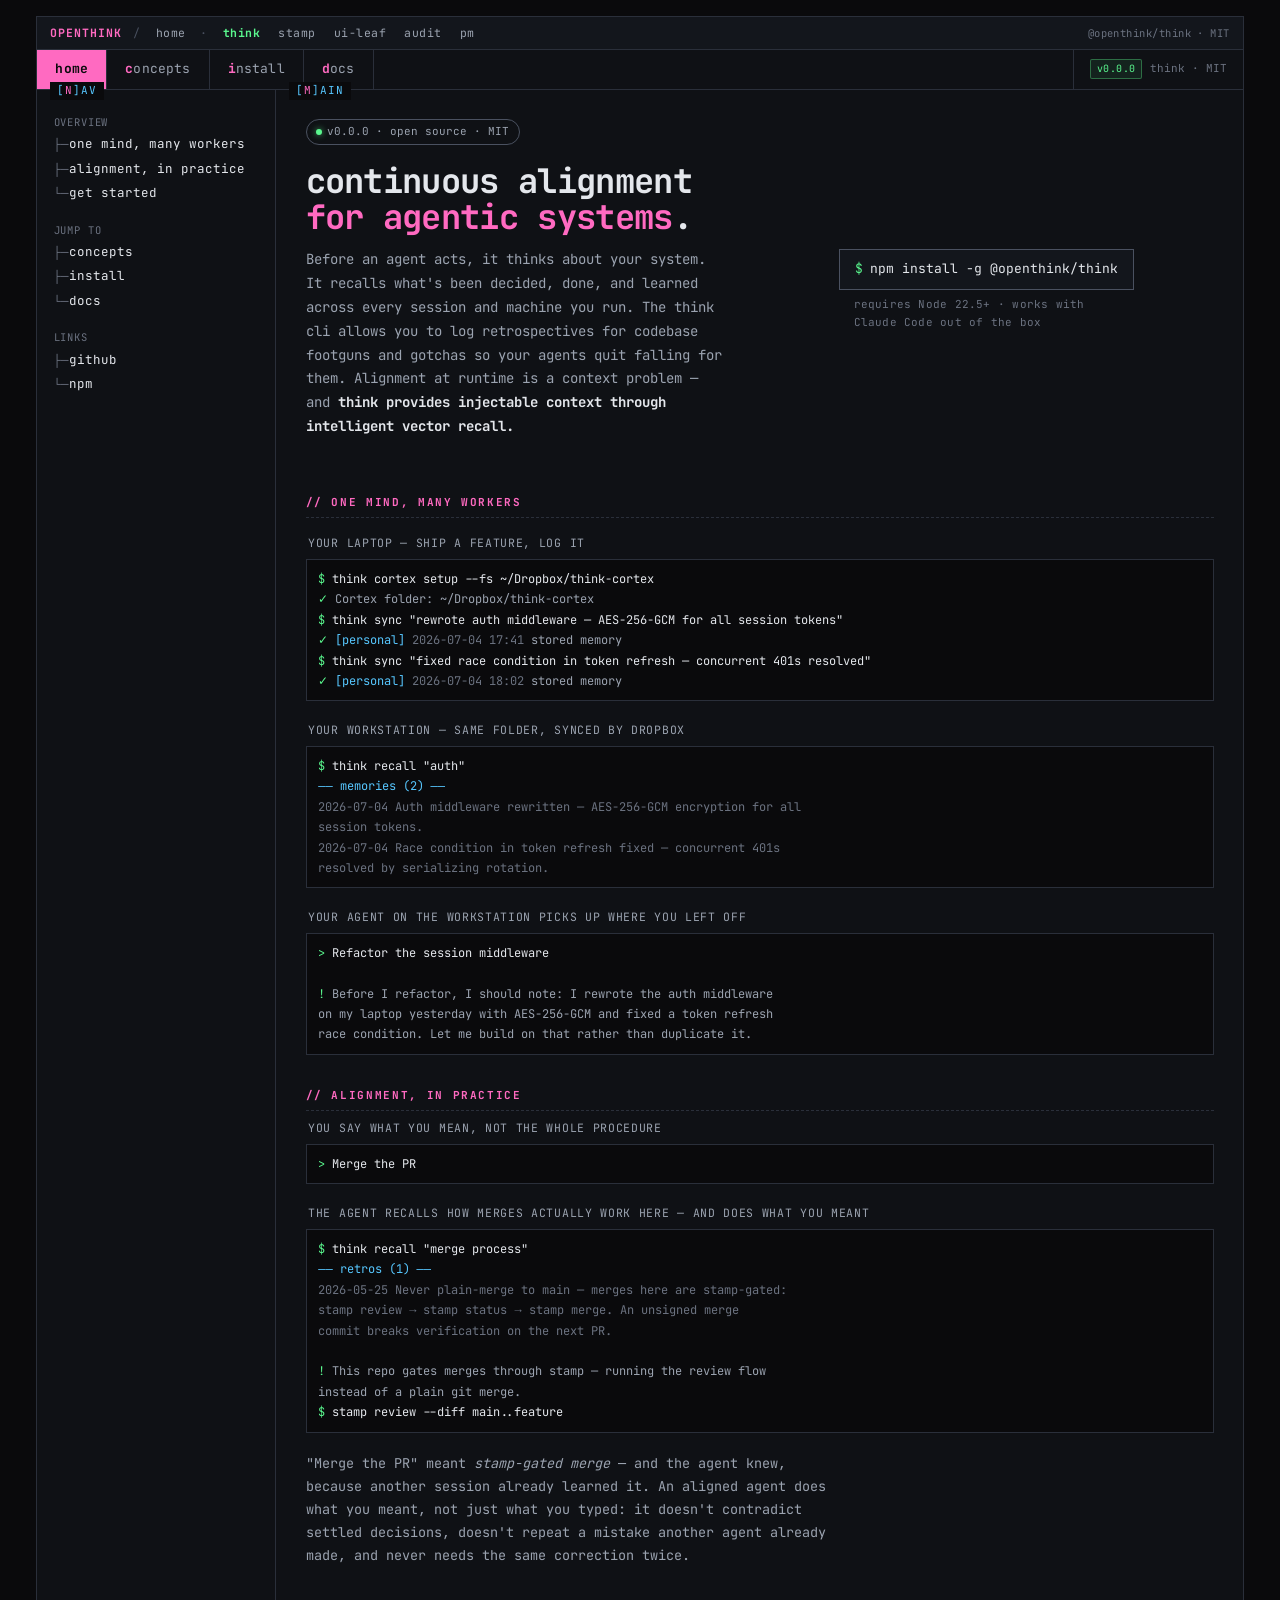
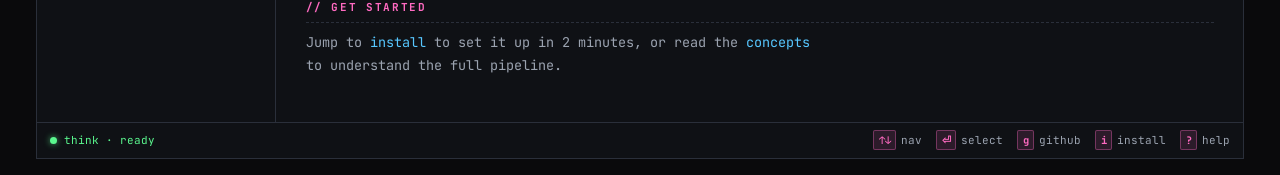
<file: think/index.html>
<!DOCTYPE html>
<html lang="en">
<head>
<meta charset="UTF-8">
<meta http-equiv="Content-Security-Policy" content="default-src 'self'; script-src 'self'; connect-src https://registry.npmjs.org; style-src 'self'; font-src 'self'; img-src 'self'; object-src 'none'; base-uri 'none'; form-action 'none'">
<meta name="viewport" content="width=device-width, initial-scale=1.0">
<title>think — continuous alignment for agentic systems · openthink</title>
<meta name="description" content="Continuous alignment for agentic systems. Before an agent acts, it recalls what's been decided, done, and learned across every session and machine you run — injectable context through intelligent vector recall. Local-first, sub-100ms.">
<link rel="stylesheet" href="../style.css">
</head>
<body>
<div class="app">

  <!-- SUITE BAR -->
  <div class="suitebar">
    <span class="brand">openthink</span>
    <span class="sep">/</span>
    <a href="../">home</a>
    <span class="sep">·</span>
    <a href="../think/" class="current">think</a>
    <a href="../stamp/">stamp</a>
    <a href="../ui-leaf/">ui-leaf</a>
    <a href="../audit/">audit</a>
    <a href="../pm/">pm</a>
    <span class="grow"></span>
    <span class="meta">@openthink/think · MIT</span>
  </div>

  <!-- TAB BAR -->
  <div class="tabbar" role="tablist">
    <button class="tab" data-tab="home" role="tab"><span class="key">h</span>ome</button>
    <button class="tab" data-tab="concepts" role="tab"><span class="key">c</span>oncepts</button>
    <button class="tab" data-tab="install" role="tab"><span class="key">i</span>nstall</button>
    <button class="tab" data-tab="docs" role="tab"><span class="key">d</span>ocs</button>
    <div class="tab-spacer"></div>
    <button class="nav-toggle" id="nav-toggle" aria-expanded="false" aria-controls="site-sidebar"><span class="key">≡</span> nav</button>
    <div class="tab-meta">
      <span class="pill" id="version-pill">v0.0.0</span>
      <span class="dim">think · MIT</span>
    </div>
  </div>

  <!-- LAYOUT -->
  <div class="layout">

    <!-- SIDEBAR -->
    <aside class="pane sidebar" id="site-sidebar">
      <div class="pane-title">[<span class="key">N</span>]AV</div>
      <nav class="nav-tree" id="sidebar-nav"></nav>
    </aside>

    <!-- MAIN -->
    <main class="pane main-pane">
      <div class="pane-title">[<span class="key">M</span>]AIN</div>

      <!-- HOME VIEW -->
      <section class="view" data-view="home">
        <div class="hero">
          <div class="hero-copy">
            <div class="badge"><span class="dot"></span><span id="version-badge">v0.0.0</span> · open source · MIT</div>
            <h1>continuous alignment<br> <span class="accent">for agentic systems</span>.</h1>
            <p class="lead">Before an agent acts, it thinks about your system. It recalls what's been decided, done, and learned across every session and machine you run. The think cli allows you to log retrospectives for codebase footguns and gotchas so your agents quit falling for them. Alignment at runtime is a context problem &mdash; and <strong>think provides injectable context through intelligent vector recall.</strong></p>
          </div>
          <div class="hero-install">
            <div class="install-line"><span class="prompt">$</span>npm install -g @openthink/think</div>
            <div class="install-note">requires Node 22.5+ · works with Claude Code out of the box</div>
          </div>
        </div>

        <h2 class="section-h" id="demo">// one mind, many workers</h2>

        <div class="demo-flow">
          <div class="demo-step">
            <div class="demo-label">your laptop &mdash; ship a feature, log it</div>
            <div class="demo-terminal">
              <div><span class="prompt">$</span> think cortex setup --fs ~/Dropbox/think-cortex</div>
              <div class="out"><span class="check">✓</span> Cortex folder: ~/Dropbox/think-cortex</div>
              <div><span class="prompt">$</span> think sync "rewrote auth middleware &mdash; AES-256-GCM for all session tokens"</div>
              <div class="out"><span class="check">✓</span> <span class="cyan">[personal]</span> <span class="dim">2026-07-04 17:41</span> stored memory</div>
              <div><span class="prompt">$</span> think sync "fixed race condition in token refresh &mdash; concurrent 401s resolved"</div>
              <div class="out"><span class="check">✓</span> <span class="cyan">[personal]</span> <span class="dim">2026-07-04 18:02</span> stored memory</div>
            </div>
          </div>

          <div class="demo-step">
            <div class="demo-label">your workstation &mdash; same folder, synced by Dropbox</div>
            <div class="demo-terminal">
              <div><span class="prompt">$</span> think recall "auth"</div>
              <div class="out"><span class="cyan">── memories (2) ──</span></div>
              <div class="out"><span class="dim">2026-07-04  Auth middleware rewritten &mdash; AES-256-GCM encryption for all</span></div>
              <div class="out"><span class="dim">            session tokens.</span></div>
              <div class="out"><span class="dim">2026-07-04  Race condition in token refresh fixed &mdash; concurrent 401s</span></div>
              <div class="out"><span class="dim">            resolved by serializing rotation.</span></div>
            </div>
          </div>

          <div class="demo-step">
            <div class="demo-label">your agent on the workstation picks up where you left off</div>
            <div class="demo-terminal">
              <div><span class="prompt">&gt;</span> Refactor the session middleware</div>
              <div class="out">&nbsp;</div>
              <div class="out"><span class="check">!</span> Before I refactor, I should note: I rewrote the auth middleware</div>
              <div class="out">  on my laptop yesterday with AES-256-GCM and fixed a token refresh</div>
              <div class="out">  race condition. Let me build on that rather than duplicate it.</div>
            </div>
          </div>
        </div>

        <h2 class="section-h" id="why">// alignment, in practice</h2>
        <div class="demo-step">
          <div class="demo-label">you say what you mean, not the whole procedure</div>
          <div class="demo-terminal">
            <div><span class="prompt">&gt;</span> Merge the PR</div>
          </div>
        </div>
        <div class="demo-step">
          <div class="demo-label">the agent recalls how merges actually work here &mdash; and does what you meant</div>
          <div class="demo-terminal">
            <div><span class="prompt">$</span> think recall "merge process"</div>
            <div class="out"><span class="cyan">── retros (1) ──</span></div>
            <div class="out"><span class="dim">2026-05-25  Never plain-merge to main &mdash; merges here are stamp-gated:</span></div>
            <div class="out"><span class="dim">            stamp review &rarr; stamp status &rarr; stamp merge. An unsigned merge</span></div>
            <div class="out"><span class="dim">            commit breaks verification on the next PR.</span></div>
            <div class="out">&nbsp;</div>
            <div class="out"><span class="check">!</span> This repo gates merges through stamp &mdash; running the review flow</div>
            <div class="out">  instead of a plain git merge.</div>
            <div><span class="prompt">$</span> stamp review --diff main..feature</div>
          </div>
        </div>
        <p>"Merge the PR" meant <em>stamp-gated merge</em> &mdash; and the agent knew, because another session already learned it. An aligned agent does what you meant, not just what you typed: it doesn't contradict settled decisions, doesn't repeat a mistake another agent already made, and never needs the same correction twice.</p>

        <h2 class="section-h" id="next">// get started</h2>
        <p>Jump to <a href="#" data-goto="install">install</a> to set it up in 2 minutes, or read the <a href="#" data-goto="concepts">concepts</a> to understand the full pipeline.</p>
      </section>

      <!-- CONCEPTS VIEW -->
      <section class="view" data-view="concepts">
        <h2 class="view-title">// concepts</h2>
        <p class="view-sub">Memories are written when meaningful pieces of work are completed.<br>Retros capture what the agent would do different next time.<br>Cortex is a workspace that those memories and retros live in.<br>Recall injects memories and retros into a fresh agent.</p>

        <div class="concept-list">
          <div class="concept" id="c1">
            <div class="num">[01]</div>
            <h3>memories</h3>
            <p>The primary write. Every <code>think sync</code> stores a memory directly to a local file. A background LLM folds each new entry into a single self-contained summary (write-time compaction), so every memory stands on its own and reads stay fast.</p>
            <div class="demo">
              <div><span class="prompt">$</span> think sync "shipped auth refactor"</div>
              <div class="out"><span class="check">✓</span> <span class="cyan">[personal]</span> <span class="dim">2026-07-04 17:41</span> stored memory</div>
            </div>
          </div>

          <div class="concept" id="c2">
            <div class="num">[02]</div>
            <h3>retros</h3>
            <p>What an agent would do different next time, recorded where the next agent will find it. <code>think retro</code> captures a footgun, gotcha, or convention scoped to a codebase; <code>think brief</code> surfaces them at task start for whoever works there next &mdash; you, or an agent that has never run there before.</p>
            <div class="demo">
              <div><span class="prompt">$</span> think retro "merges here are stamp-gated &mdash; never plain git merge to main"</div>
              <div class="out"><span class="check">✓</span> <span class="cyan">[personal]</span> (context: openthink-web) stored retro</div>
            </div>
          </div>

          <div class="concept" id="c3">
            <div class="num">[03]</div>
            <h3>cortex</h3>
            <p>The workspace your memories and retros live in. Each cortex is a named scope &mdash; <code>personal</code>, <code>work</code> &mdash; with its own local database and its own folder of JSONL files that propagates memories between your machines. You can have several and switch between them; the active cortex is where new writes land.</p>
            <div class="demo">
              <div><span class="prompt">$</span> think cortex create personal</div>
              <div class="out"><span class="check">✓</span> Created cortex: personal</div>
              <div><span class="prompt">$</span> think cortex switch work</div>
              <div class="out"><span class="check">✓</span> Active cortex: work</div>
            </div>
          </div>

          <div class="concept" id="c4">
            <div class="num">[04]</div>
            <h3>recall</h3>
            <p>The read path. <code>think recall</code> pulls the memories and retros relevant to the task at hand &mdash; and agents don't have to ask: a <code>UserPromptSubmit</code> hook injects context at prompt-submit, and an MCP server gives any agent mid-turn recall. Reads are pure local lookups: sub-100&nbsp;ms, offline, no model call.</p>
            <div class="demo">
              <div><span class="prompt">$</span> think recall "token expiry edge case"</div>
              <div class="out"><span class="cyan">── memories (1) ──</span></div>
              <div class="out"><span class="dim">2026-07-04  Auth refactor: AES-256-GCM for session tokens...</span></div>
            </div>
          </div>

          <div class="concept" id="c5">
            <div class="num">[05]</div>
            <h3>vector embedding</h3>
            <p>Why recall finds the right thing. Every entry is embedded with a local <code>bge-small-en-v1.5</code> model and searched by semantic similarity, fused with BM25 keyword matching &mdash; the right memories come back even when the query shares no vocabulary with the stored text. A resident daemon keeps the model warm, and embeddings never leave your machine.</p>
            <div class="demo">
              <div><span class="prompt">$</span> think daemon status</div>
              <div class="out"><span class="dim">status=running · model loaded</span></div>
              <div class="out"><span class="dim">socket=~/.think/daemon.sock</span></div>
            </div>
          </div>

          <div class="concept" id="c6">
            <div class="num">[06]</div>
            <h3>cloud</h3>
            <p>How one mind spans machines. Point your cortex at any folder you already sync (iCloud, Dropbox, Syncthing) and memories propagate on their own &mdash; or sync through a hub: self-host one against the open wire protocol, or use <strong>think cloud</strong>, the managed hub (coming soon). Local is the source of truth either way.</p>
            <div class="demo">
              <div><span class="prompt">$</span> think cortex setup --fs ~/Dropbox/think-cortex</div>
              <div class="out"><span class="check">✓</span> Cortex folder: ~/Dropbox/think-cortex</div>
            </div>
          </div>
        </div>

        <h2 class="section-h" id="arch">// architecture</h2>
        <p>Three stages, each with a clear job. Writes go through the daemon and get compacted. The local store answers every read. The cortex folder carries memories to your other machines.</p>
        <pre class="arch-ascii">+- <span class="g">write</span> ------------------+      +- <span class="c">local store</span> ------------+      +- <span class="m">propagation</span> ------------+
|                          |      |                          |      |                          |
|  think sync              | ───&gt;|  memories + events +     | ───&gt;|  memories as <span class="m">.jsonl</span>      |
|   &rarr; daemon (socket)     |      |  vector index, all in    |      |  in your cortex folder,  |
|   &rarr; compaction (LLM)    |      |  one <span class="c">SQLite</span> file          |      |  synced via iCloud /     |
|                          |      |                          |      |  Dropbox / Syncthing /   |
|                          |      |  ~/.think/index/         |      |  Drive / any folder      |
|                          |      |     &lt;cortex&gt;.db          |      |                          |
+--------------------------+      +--------------------------+      +--------------------------+</pre>
        <p>Local-first by design. All reads and writes go to local SQLite first. Memories, events and retros all propagate to your other machines through the cortex folder. No server, no relay; the folder is the propagation layer.</p>
      </section>

      <!-- INSTALL VIEW -->
      <section class="view" data-view="install">
        <h2 class="view-title">// install</h2>
        <p class="view-sub">Two minutes from zero to persistent agent memory.</p>

        <ol class="steps">
          <li id="s1">
            <h3>Install &amp; initialize</h3>
            <div class="terminal"><span class="prompt">$</span>npm install -g @openthink/think</div>
            <div class="terminal"><span class="prompt">$</span>think init</div>
            <p class="note">Requires Node 22.5+. <code>think init</code> writes auto-logging instructions into your project's CLAUDE.md &mdash; your agents start logging work immediately. The summary feature uses the <a href="https://www.npmjs.com/package/@anthropic-ai/claude-agent-sdk">Claude Agent SDK</a> and requires a Claude subscription.</p>
            <p class="note"><strong>Already running think?</strong> <code>think update</code> installs the latest version and crosses majors on its own &mdash; first daemon start after upgrading migrates anything stranded and refreshes your instruction blocks automatically, no manual step.</p>
          </li>
          <li id="s2">
            <h3>Point cortex at a folder</h3>
            <div class="terminal"><span class="prompt">$</span>think cortex setup --fs ~/Dropbox/think-cortex</div>
            <div class="terminal"><span class="prompt">$</span>think cortex create personal</div>
            <p class="note">A cortex is your AI's memory workspace. Pass <code>--fs</code> a path inside any sync tool you already use (iCloud, Dropbox, Google Drive, Syncthing) and the same memories will land on every machine you own. The folder is created if it doesn't exist. Skip <code>--fs</code> for offline-only.</p>
            <p class="note"><strong>Prefer a git remote?</strong> <code>think cortex setup &lt;git-remote-url&gt;</code> is an equally first-class backend &mdash; it's what powers team cortexes and is what the daemon's push/pull loop is built on. Pick whichever fits: a synced folder with <code>--fs</code>, or a git remote for shared history across a team.</p>
          </li>
          <li id="s3">
            <h3>You're done</h3>
            <div class="terminal"><span class="prompt">$</span>think sync "shipped the feature"</div>
            <div class="terminal"><span class="prompt">$</span>think recall "what did I ship?"</div>
            <p class="note">Agents log work with <code>think sync</code> &mdash; each entry is stored as a memory immediately, no curation step needed. Recall pulls it back next session. <code>think cortex sync</code> writes memories out to the folder so your other machines can pick them up.</p>
          </li>
        </ol>
      </section>

      <!-- DOCS VIEW -->
      <section class="view" data-view="docs">
        <h2 class="view-title">// docs</h2>
        <p class="view-sub">Reference, source, and where to find help.</p>

        <h2 class="section-h" id="commands">// all commands</h2>
        <pre class="arch-ascii">think sync &lt;message&gt;                          Record a memory entry to the active cortex (or local think.db)

think list                                    List entries with optional filters

think summary                                 Generate a summary of entries (AI-powered or raw)

think delete                                  Soft-delete entries from the active cortex (tombstoned, propagated to peers)

think supersession                            Inspect and revert supersession links (hidden entries can be restored)
think supersession list                       List superseded (hidden) entries in the active cortex, most recent first
think supersession show &lt;id&gt;                  Show the supersession state of an entry: what hid it, and what it hid
think supersession revert &lt;id&gt;                Clear a supersession link, restoring the entry to active recall on this machine

think export                                  Export entries as a sync bundle (file-based sync)

think import &lt;file&gt;                           Import a sync bundle from another device

think init                                    Set up CLAUDE.md (and AGENTS.md) for auto-logging and retros

think audit                                   Show sync audit log &mdash; what data was sent or received
think audit prune                             Drop audit entries older than the given date (--before &lt;iso-date&gt;)

think cortex                                  Manage cortexes (team memory workspaces)
think cortex setup [repo]                     Configure a sync backend for cortex storage (git or local-fs)
think cortex create &lt;name&gt;                    Create a new cortex
think cortex list                             Show all cortexes
think cortex switch &lt;name&gt;                    Set the active cortex
think cortex current                          Show the active cortex
think cortex push                             Push local memories to remote
think cortex pull                             Pull remote memories to local
think cortex sync                             Sync memories with remote (pull + push)
think cortex status                           Show sync status for the active cortex
think cortex migrate                          Migrate cortex storage from git to a local folder
think cortex migrate-layout [cortex]          One-time: nest cortex files under &lt;branch&gt;/ for every branch

think recall &lt;query&gt;                          Search memories, events and retros

think memory                                  Show current memories from local store
think memory add &lt;message&gt;                    Add a memory directly, bypassing curation

think pull &lt;cortex&gt;                           Read another cortex's memories from local store

think pause                                   Pause event creation &mdash; think sync will silently skip until resumed

think resume                                  Resume event creation after a pause

think config                                  View or update think configuration
think config show                             Print current configuration
think config set &lt;key&gt; &lt;value&gt;                Set a configuration value

think update                                  Update think to the latest version (restarts the daemon if needed)

think migrate-engrams                         Re-submit entries stranded in the legacy pre-daemon table

think long-term                               Manage long-term memory events (durable decisions, transitions, milestones)
think long-term backfill                      One-time extraction of long-term events from historical memories
think long-term list                          List long-term events chronologically
think long-term record                        Manually record a long-term event (interactive)

think serve                                   Boot the open-think proxy server (env-driven; see `docs/serve.md`)
think serve status                            Print the persisted proxy state without starting the server
think serve subscribe &lt;kind&gt; &lt;pattern&gt;        Add a connector subscription to the running proxy
think serve unsubscribe &lt;kind&gt; &lt;pattern&gt;      Remove a subscription from the running proxy
think serve creds                             Manage encrypted source credentials stored in the proxy vault.
think serve creds add &lt;kind&gt; &lt;pattern&gt;        Store or replace a credential for a proxy subscription

think subscribe                               Subscribe to external event sources via the open-think proxy
think subscribe configure                     Set the proxy URL and bearer token used by other subscribe commands
think subscribe add &lt;kind&gt; &lt;pattern&gt;          Create a subscription on the proxy (e.g. `think subscribe add mock 3`)
think subscribe list                          List subscriptions registered on the proxy
think subscribe remove &lt;id&gt;                   Delete a subscription on the proxy (cascades to events/credential)
think subscribe set-credential &lt;id&gt;           Store an encrypted credential for a subscription (stdin preferred)
think subscribe poll                          [DEPRECATED] No-op &mdash; use `think pull &lt;team-cortex&gt;` instead
think subscribe install-agent                 Install a LaunchAgent that polls on session load + on a timer
think subscribe disable                       Remove the auto-subscribe LaunchAgent for this workspace
think subscribe status                        Show auto-subscribe scheduler status
think subscribe show                          Show the configured proxy URL (token is redacted)
think subscribe redact-set &lt;id&gt; [paths...]    Set per-subscription JSONPath-subset redact selectors (e.g. `$.user.email`)

think retro &lt;content&gt;                         Record a durable lesson onto your home cortex, tagged by repo context

think retro-migrate                           Fold legacy per-repo cortices into your home cortex (dry-run by default)

think event &lt;message&gt;                         Record a notable event (milestone, deploy, decision, incident)

think curate-retros                           Run retro curator: dedupe, promote, and relegate retros (no deletion)

think brief [query]                           Task-start brief: home-cortex context + retros scoped to this repo

think daemon                                  Manage the think resident daemon process
think daemon start                            Start the think daemon in the background (no-op if already running)
think daemon stop                             Send the shutdown RPC to the daemon and wait up to 5s for it to exit.
think daemon status                           Print the daemon's running state, pid, socket path, and version

think reindex [cortex]                        Rebuild the search index for one or all cortexes from the raw log

think hook                                    Manage Claude Code hook integration for think.
think hook install                            Register the think UserPromptSubmit hook in Claude Code settings.
think hook uninstall                          Remove the think UserPromptSubmit hook from Claude Code settings.

think mcp                                     Manage the think MCP server (start in stdio mode, or install/uninstall).
think mcp install                             Register the think MCP server in Claude Code MCP config.
think mcp uninstall                           Remove the think MCP server from Claude Code MCP config.

think retro-usage                             Open a report of how your retros surface in recall/brief

think dashboard                               Open a status dashboard (today's work) with an AI prompt box

think doctor                                  Report this machine's think install health, and repair what is safe</pre>

        <h2 class="section-h" id="links">// links</h2>
        <ul class="link-list">
          <li><span class="link-label">github</span><a href="https://github.com/OpenThinkAi/think-cli">github.com/OpenThinkAi/think-cli</a></li>
          <li><span class="link-label">npm</span><a href="https://www.npmjs.com/package/@openthink/think">npmjs.com/package/@openthink/think</a></li>
          <li><span class="link-label">architecture</span><a href="https://github.com/OpenThinkAi/think-cli/blob/main/docs/architecture.md">github.com/OpenThinkAi/think-cli/blob/main/docs/architecture.md</a></li>
          <li><span class="link-label">issues</span><a href="https://github.com/OpenThinkAi/think-cli/issues">github.com/OpenThinkAi/think-cli/issues</a></li>
          <li><span class="link-label">license</span>MIT</li>
        </ul>

        <h2 class="section-h" id="files">// where things live</h2>
        <ul class="link-list">
          <li><span class="link-label">~/.think/</span><span>data directory (override with <code>$THINK_HOME</code>)</span></li>
          <li><span class="link-label">index/&lt;cortex&gt;.db</span>per-cortex SQLite (memories, events, vector index, sync state)</li>
          <li><span class="link-label">daemon.sock</span>Unix socket the CLI uses to talk to the resident daemon</li>
          <li><span class="link-label">repo/</span>git-backed canonical log the index is rebuilt from (<code>think reindex</code>)</li>
          <li><span class="link-label">cortex folder</span>JSONL files for synced memories (path you set with <code>--fs</code>)</li>
          <li><span class="link-label">~/.config/think/</span>config.json</li>
        </ul>
      </section>

    </main>
  </div>

  <!-- STATUS BAR -->
  <div class="statusbar">
    <div class="left"><span class="status-dot"></span>think · ready</div>
    <div class="spacer"></div>
    <div class="right">
      <span><span class="key-pill">↑↓</span>nav</span>
      <span><span class="key-pill">⏎</span>select</span>
      <span><span class="key-pill">g</span>github</span>
      <span><span class="key-pill">i</span>install</span>
      <span><span class="key-pill">?</span>help</span>
    </div>
  </div>
</div>

<!-- HELP MODAL -->
<div class="modal" id="help-modal" hidden>
  <div class="modal-pane">
    <div class="pane-title">[<span class="key">?</span>] HELP</div>
    <button class="modal-close" aria-label="close">×</button>
    <h3>Keyboard shortcuts</h3>
    <table class="help-table">
      <tr><td><span class="key-pill">h</span></td><td>home</td></tr>
      <tr><td><span class="key-pill">c</span></td><td>concepts</td></tr>
      <tr><td><span class="key-pill">i</span></td><td>install</td></tr>
      <tr><td><span class="key-pill">d</span></td><td>docs</td></tr>
      <tr><td><span class="key-pill">g</span></td><td>open github</td></tr>
      <tr><td><span class="key-pill">↑</span> <span class="key-pill">↓</span></td><td>navigate sidebar</td></tr>
      <tr><td><span class="key-pill">⏎</span></td><td>select</td></tr>
      <tr><td><span class="key-pill">?</span></td><td>toggle this help</td></tr>
      <tr><td><span class="key-pill">esc</span></td><td>close</td></tr>
    </table>
  </div>
</div>

<script src="config.js"></script>
<script src="../app.js"></script>
</body>
</html>
</file>
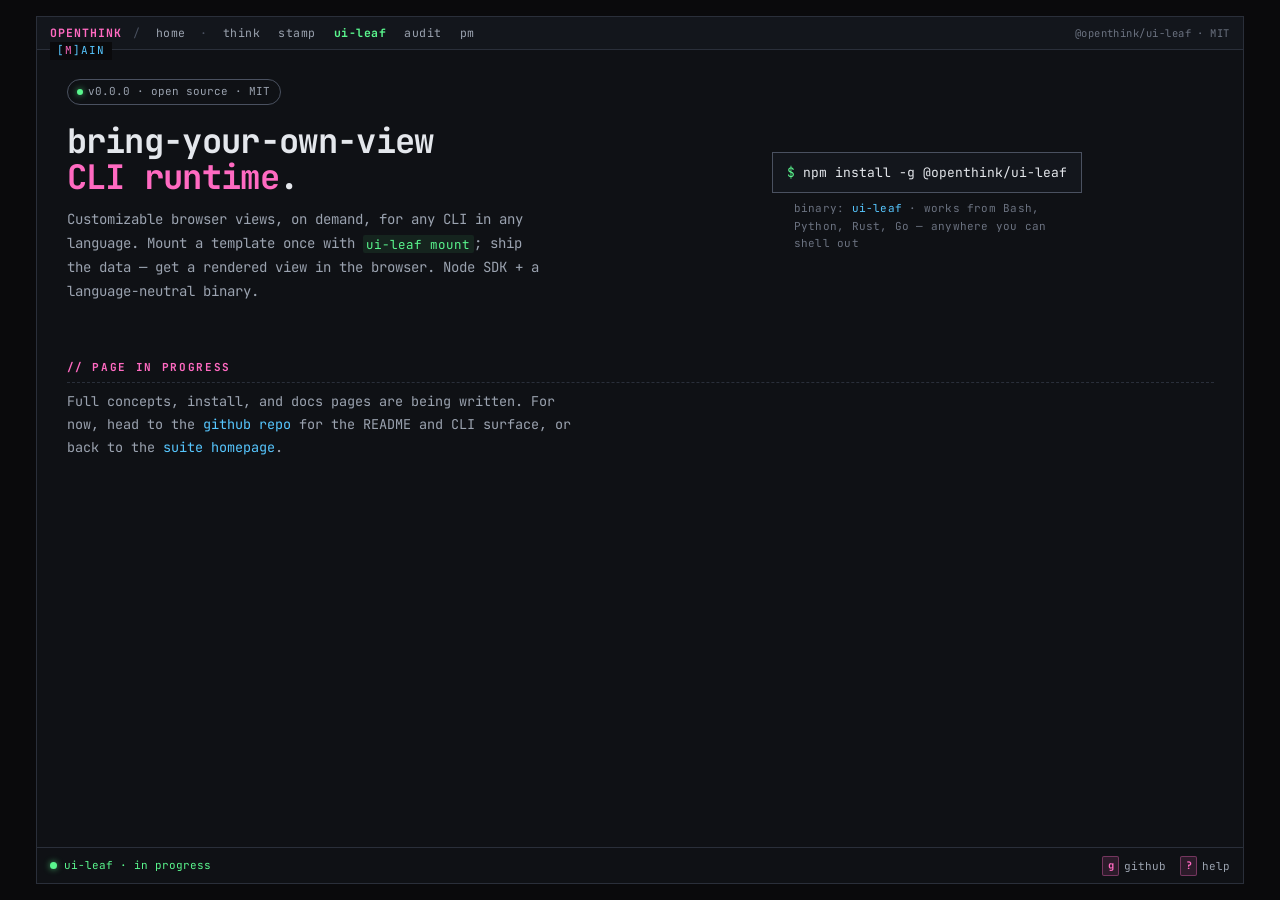
<file: ui-leaf/index.html>
<!DOCTYPE html>
<html lang="en">
<head>
<meta charset="UTF-8">
<meta http-equiv="Content-Security-Policy" content="default-src 'self'; script-src 'self'; connect-src https://registry.npmjs.org; style-src 'self'; font-src 'self'; img-src 'self'; object-src 'none'; base-uri 'none'; form-action 'none'">
<meta name="viewport" content="width=device-width, initial-scale=1.0">
<title>ui-leaf — bring-your-own-view CLI runtime · openthink</title>
<meta name="description" content="Customizable browser views, on demand, for any CLI in any language.">
<link rel="stylesheet" href="../style.css">
</head>
<body>
<div class="app">
  <div class="suitebar">
    <span class="brand">openthink</span>
    <span class="sep">/</span>
    <a href="../">home</a>
    <span class="sep">·</span>
    <a href="../think/">think</a>
    <a href="../stamp/">stamp</a>
    <a href="../ui-leaf/" class="current">ui-leaf</a>
    <a href="../audit/">audit</a>
    <a href="../pm/">pm</a>
    <span class="grow"></span>
    <span class="meta">@openthink/ui-leaf · MIT</span>
  </div>

  <div class="layout full">
    <main class="pane main-pane">
      <div class="pane-title">[<span class="key">M</span>]AIN</div>
      <section class="view active" data-view="home">
        <div class="hero">
          <div class="hero-copy">
            <div class="badge"><span class="dot"></span><span id="version-badge">v0.0.0</span> · open source · MIT</div>
            <h1>bring-your-own-view<br> <span class="accent">CLI runtime</span>.</h1>
            <p class="lead">Customizable browser views, on demand, for any CLI in any language. Mount a template once with <code>ui-leaf mount</code>; ship the data &mdash; get a rendered view in the browser. Node SDK + a language-neutral binary.</p>
          </div>
          <div class="hero-install">
            <div class="install-line"><span class="prompt">$</span>npm install -g @openthink/ui-leaf</div>
            <div class="install-note">binary: <code>ui-leaf</code> · works from Bash, Python, Rust, Go &mdash; anywhere you can shell out</div>
          </div>
        </div>

        <h2 class="section-h">// page in progress</h2>
        <p>Full concepts, install, and docs pages are being written. For now, head to the <a href="https://github.com/OpenThinkAi/ui-leaf">github repo</a> for the README and CLI surface, or back to the <a href="../">suite homepage</a>.</p>
      </section>
    </main>
  </div>

  <div class="statusbar">
    <div class="left"><span class="status-dot"></span>ui-leaf · in progress</div>
    <div class="spacer"></div>
    <div class="right">
      <span><span class="key-pill">g</span>github</span>
      <span><span class="key-pill">?</span>help</span>
    </div>
  </div>
</div>

<div class="modal" id="help-modal" hidden>
  <div class="modal-pane">
    <div class="pane-title">[<span class="key">?</span>] HELP</div>
    <button class="modal-close" aria-label="close">×</button>
    <h3>Keyboard shortcuts</h3>
    <table class="help-table">
      <tr><td><span class="key-pill">g</span></td><td>open github</td></tr>
      <tr><td><span class="key-pill">?</span></td><td>toggle this help</td></tr>
      <tr><td><span class="key-pill">esc</span></td><td>close</td></tr>
    </table>
  </div>
</div>

<script src="config.js"></script>
<script src="../app.js"></script>
</body>
</html>
</file>
<file: style.css>
/* ── openthink suite TUI dashboard ── */

/* JetBrains Mono, self-hosted (SIL OFL 1.1, see fonts/OFL.txt) */
@font-face {
  font-family: 'JetBrains Mono';
  font-style: normal;
  font-weight: 400;
  font-display: swap;
  src: url('fonts/jetbrains-mono-latin-400-normal.woff2') format('woff2');
}
@font-face {
  font-family: 'JetBrains Mono';
  font-style: normal;
  font-weight: 500;
  font-display: swap;
  src: url('fonts/jetbrains-mono-latin-500-normal.woff2') format('woff2');
}
@font-face {
  font-family: 'JetBrains Mono';
  font-style: normal;
  font-weight: 700;
  font-display: swap;
  src: url('fonts/jetbrains-mono-latin-700-normal.woff2') format('woff2');
}

*, *::before, *::after { box-sizing: border-box; margin: 0; padding: 0; }

:root {
  --bg: #0a0a0c;
  --pane-bg: #0f1115;
  --pane-bg-soft: #13161c;
  --border: #2a2f3a;
  --border-bright: #4a5160;
  --fg: #e4e7ec;
  --fg-dim: #9ba3b0;
  --fg-faint: #6b7280;
  --green: #5af78e;
  --cyan: #57c7ff;
  --yellow: #f3f99d;
  --magenta: #ff6ac1;
  --red: #ff5c57;
  --accent: #ff6ac1;
  --accent-soft: rgba(255, 106, 193, 0.12);
}

html, body {
  background: var(--bg);
  color: var(--fg);
  font-family: 'JetBrains Mono', ui-monospace, SFMono-Regular, Menlo, Consolas, monospace;
  font-size: 13px;
  line-height: 1.6;
  -webkit-font-smoothing: antialiased;
  text-rendering: optimizeLegibility;
}

a { color: var(--cyan); text-decoration: none; }
a:hover { color: var(--accent); text-decoration: underline; }
code { font-family: inherit; color: var(--cyan); }
button { font: inherit; background: none; border: none; color: inherit; cursor: pointer; }

.app {
  max-width: 1240px;
  min-height: 100vh;
  margin: 0 auto;
  padding: 1.25rem;
  display: flex;
  flex-direction: column;
}

/* ── Suite bar (top of every page) ── */
.suitebar {
  display: flex;
  align-items: center;
  border: 1px solid var(--border);
  border-bottom: none;
  background: var(--pane-bg-soft);
  font-size: 11.5px;
  padding: 0.45rem 1rem;
  gap: 0.9rem;
  color: var(--fg-faint);
  letter-spacing: 0.04em;
}
.suitebar .brand {
  color: var(--accent);
  font-weight: 700;
  letter-spacing: 0.08em;
  text-transform: uppercase;
}
.suitebar .sep { color: var(--border-bright); }
.suitebar a {
  color: var(--fg-dim);
  text-decoration: none;
  padding: 0.05rem 0.25rem;
}
.suitebar a:hover { color: var(--cyan); text-decoration: none; }
.suitebar a.current {
  color: var(--green);
  font-weight: 700;
}
.suitebar .grow { flex: 1; }
.suitebar .meta { color: var(--fg-faint); font-size: 10.5px; }

/* ── Tab bar ── */
.tabbar {
  display: flex;
  align-items: stretch;
  border: 1px solid var(--border);
  border-bottom: none;
  background: var(--pane-bg);
}
.tab {
  padding: 0.7rem 1.4rem;
  color: var(--fg-dim);
  border-right: 1px solid var(--border);
  font-size: 13px;
  letter-spacing: 0.01em;
  transition: color 0.12s, background 0.12s;
}
.tab:hover:not(.active) { color: var(--cyan); background: rgba(87, 199, 255, 0.04); }
.tab.active {
  color: #0a0a0c;
  background: var(--accent);
  font-weight: 700;
}
.tab.active .key { color: #0a0a0c; }
.tab .key { color: var(--accent); font-weight: 700; }
.tab-spacer { flex: 1; border-right: 1px solid var(--border); }
.nav-toggle {
  display: none;
  align-items: center;
  gap: 0.45rem;
  padding: 0.7rem 1.1rem;
  color: var(--cyan);
  font-size: 13px;
  border-right: 1px solid var(--border);
  white-space: nowrap;
}
.nav-toggle .key { color: var(--accent); font-weight: 700; }
.nav-toggle[aria-expanded="true"] { color: var(--green); }
.tab-meta {
  padding: 0.7rem 1.2rem;
  display: flex;
  align-items: center;
  gap: 0.6rem;
  font-size: 11px;
  color: var(--fg-dim);
}
.pill {
  display: inline-block;
  padding: 0.1rem 0.45rem;
  background: rgba(90, 247, 142, 0.08);
  border: 1px solid rgba(90, 247, 142, 0.35);
  color: var(--green);
  border-radius: 2px;
  font-size: 10px;
  letter-spacing: 0.05em;
}
.dim { color: var(--fg-faint); }

/* ── Layout ── */
.layout {
  display: grid;
  grid-template-columns: 240px 1fr;
  flex: 1;
}
.layout > .pane { min-width: 0; }
.layout.full { grid-template-columns: 1fr; }

/* ── Pane ── */
.pane {
  border: 1px solid var(--border);
  background: var(--pane-bg);
  position: relative;
  padding: 1.5rem 1.25rem 1.25rem;
}
.pane + .pane { border-left: none; }
.pane-title {
  position: absolute;
  top: -0.65em;
  left: 1rem;
  background: var(--bg);
  padding: 0 0.5rem;
  color: var(--cyan);
  font-size: 11px;
  letter-spacing: 0.1em;
  text-transform: uppercase;
}
.pane-title .key { color: var(--accent); }

/* ── Sidebar ── */
.sidebar { min-height: 0; }
.nav-tree { line-height: 1.95; font-size: 12.5px; }
.nav-tree .group {
  color: var(--fg-faint);
  margin-top: 1.1rem;
  font-size: 10.5px;
  text-transform: uppercase;
  letter-spacing: 0.08em;
}
.nav-tree .group:first-child { margin-top: 0.2rem; }
.nav-tree a {
  display: block;
  color: var(--fg);
  text-decoration: none;
  padding-left: 1.2rem;
  position: relative;
  transition: color 0.12s, transform 0.12s;
}
.nav-tree a::before {
  content: '├─';
  color: var(--fg-faint);
  position: absolute;
  left: 0;
}
.nav-tree a.last::before { content: '└─'; }
.nav-tree a:hover {
  color: var(--cyan);
  text-decoration: none;
  transform: translateX(2px);
}
.nav-tree a.current {
  color: var(--green);
}
.nav-tree a.current::after { content: ' ●'; color: var(--green); }
.nav-tree a:focus-visible {
  outline: none;
  background: var(--accent-soft);
  color: var(--accent);
}

/* ── Main pane ── */
.main-pane { padding: 2.25rem 2.25rem; min-height: 75vh; }
.view { display: none; animation: fadeIn 0.25s ease-out; }
.view.active { display: block; }
@keyframes fadeIn {
  from { opacity: 0; transform: translateY(4px); }
  to { opacity: 1; transform: translateY(0); }
}

.main-pane p {
  color: var(--fg-dim);
  margin: 0.5rem 0 1.25rem;
  max-width: 65ch;
  font-size: 13.5px;
  line-height: 1.7;
}
.main-pane p.wide { max-width: none; }
.main-pane p strong { color: var(--fg); font-weight: 700; }
.main-pane p code { color: var(--green); font-size: 12.5px; padding: 0.05em 0.3em; background: rgba(90,247,142,0.08); border-radius: 2px; }
.main-pane p a { color: var(--cyan); }

/* ── Hero (Home view) ── */
.hero {
  margin-bottom: 2rem;
  display: flex;
  align-items: center;
  justify-content: space-between;
  gap: 2.5rem;
}
.hero-copy { flex: 1 1 0; min-width: 0; }
.hero-install { flex: 0 1 50%; }
.hero-install .install-line { display: block; width: fit-content; margin-inline: auto; white-space: nowrap; }
.hero-install .install-note { width: fit-content; max-width: 38ch; margin-inline: auto; }
.badge {
  display: inline-block;
  color: var(--fg-dim);
  font-size: 11px;
  padding: 0.25rem 0.7rem;
  border: 1px solid var(--border-bright);
  border-radius: 100px;
  margin-bottom: 1.5rem;
}
.badge .dot {
  display: inline-block;
  width: 6px;
  height: 6px;
  background: var(--green);
  border-radius: 50%;
  margin-right: 0.45rem;
  box-shadow: 0 0 6px rgba(90, 247, 142, 0.7);
  animation: pulse 2.4s ease-in-out infinite;
}
.hero h1 {
  font-size: 2.6rem;
  line-height: 1.05;
  margin: 0 0 1rem;
  font-weight: 700;
  letter-spacing: -0.02em;
  color: var(--fg);
}
.hero h1 .accent { color: var(--accent); }
.hero .lead {
  color: var(--fg-dim);
  font-size: 14px;
  max-width: 60ch;
  margin: 0 0 1.75rem;
  line-height: 1.7;
}
.install-line {
  display: inline-block;
  padding: 0.7rem 1.1rem;
  background: var(--pane-bg-soft);
  border: 1px solid var(--border-bright);
  color: var(--fg);
  font-size: 13px;
}
.install-line .prompt { color: var(--green); margin-right: 0.6rem; }
.install-note {
  color: var(--fg-faint);
  font-size: 11px;
  margin-top: 0.5rem;
  letter-spacing: 0.02em;
}

/* ── Demo flow (Home view) ── */
.demo-flow { margin: 1.25rem 0 0.5rem; }
.demo-step { margin-bottom: 1.5rem; }
.demo-step:last-child { margin-bottom: 0; }
.demo-label {
  color: var(--fg-dim);
  font-size: 11.5px;
  text-transform: uppercase;
  letter-spacing: 0.06em;
  margin-bottom: 0.5rem;
  padding-left: 0.2rem;
}
.demo-terminal {
  background: var(--bg);
  border: 1px solid var(--border);
  padding: 0.7rem 0.9rem;
  font-size: 12px;
  line-height: 1.7;
}
.demo-terminal .prompt { color: var(--green); }
.demo-terminal .out { color: var(--fg-dim); }
.demo-terminal .check { color: var(--green); }
.demo-terminal .dim { color: var(--fg-faint); }
.demo-terminal .cyan { color: var(--cyan); }

/* ── Section headers ── */
.view-title {
  color: var(--accent);
  font-size: 13px;
  text-transform: uppercase;
  letter-spacing: 0.15em;
  margin: 0 0 0.4rem;
  font-weight: 700;
}
/* p.view-sub (0,1,1) ties .main-pane p and wins by source order — a bare
   .view-sub (0,1,0) loses and its max-width would be dead */
p.view-sub {
  color: var(--fg-dim);
  font-size: 13.5px;
  margin: 0 0 2rem !important;
  max-width: 72ch;
}
h2.section-h {
  color: var(--accent);
  font-size: 11px;
  text-transform: uppercase;
  letter-spacing: 0.15em;
  margin: 2.5rem 0 0.6rem;
  border-bottom: 1px dashed var(--border);
  padding-bottom: 0.4rem;
  font-weight: 700;
}

/* ── Concept grid ── */
.concept-list {
  display: grid;
  grid-template-columns: repeat(6, 1fr);
  gap: 0;
  margin: 0 0 1rem;
}
.concept { grid-column: span 3; }
.concept:nth-last-child(2):nth-child(3n + 1),
.concept:nth-last-child(1):nth-child(3n + 2) { grid-column: span 3; }
.concept {
  border: 1px solid var(--border);
  padding: 1.1rem 1.2rem 1.2rem;
  margin: -1px 0 0 -1px;
  position: relative;
  transition: background 0.15s, border-color 0.15s;
  display: flex;
  flex-direction: column;
}
.concept .demo {
  margin-top: auto;
}
.concept:hover {
  background: var(--pane-bg-soft);
  border-color: var(--border-bright);
  z-index: 2;
}
.concept .num {
  color: var(--accent);
  font-size: 10.5px;
  letter-spacing: 0.1em;
  font-weight: 700;
}
.concept h3 {
  margin: 0.3rem 0 0.6rem;
  color: var(--green);
  font-size: 1rem;
  font-weight: 700;
}
.concept p {
  margin: 0 0 0.85rem !important;
  color: var(--fg-dim);
  font-size: 12px !important;
  line-height: 1.6 !important;
  max-width: none !important;
}
.concept .demo {
  background: var(--bg);
  border: 1px solid var(--border);
  padding: 0.55rem 0.7rem;
  font-size: 11px;
  line-height: 1.6;
}
.demo .prompt { color: var(--green); }
.demo .out { color: var(--fg-dim); }
.demo .check { color: var(--green); }
.demo .dim { color: var(--fg-faint); }
.demo .cyan { color: var(--cyan); }

/* ── Architecture ── */
.arch-ascii {
  color: var(--fg-faint);
  font-size: 12px;
  line-height: 1.45;
  white-space: pre;
  margin: 1.25rem 0 0;
  overflow-x: auto;
  padding: 1rem 0;
}
.arch-ascii .g { color: var(--green); }
.arch-ascii .c { color: var(--cyan); }
.arch-ascii .y { color: var(--yellow); }
.arch-ascii .m { color: var(--accent); }
.arch-ascii .dim { color: var(--fg-faint); }

/* ── Install steps ── */
ol.steps {
  list-style: none;
  counter-reset: step;
  margin: 0.5rem 0 0;
}
ol.steps li {
  counter-increment: step;
  padding: 1.1rem 0 1.1rem 3.2rem;
  border-bottom: 1px dashed var(--border);
  position: relative;
}
ol.steps li:first-child { padding-top: 0; }
ol.steps li:last-child { border-bottom: none; }
ol.steps li::before {
  content: '[' counter(step, decimal-leading-zero) ']';
  color: var(--accent);
  position: absolute;
  left: 0;
  top: 1.1rem;
  font-weight: 700;
  font-size: 12px;
}
ol.steps li:first-child::before { top: 0; }
ol.steps li h3 {
  margin: 0 0 0.5rem;
  font-size: 13.5px;
  color: var(--fg);
  font-weight: 700;
}
ol.steps li .terminal {
  background: var(--pane-bg-soft);
  border: 1px solid var(--border);
  padding: 0.55rem 0.8rem;
  font-size: 12.5px;
  color: var(--fg);
}
ol.steps li .terminal + .terminal { margin-top: 0.4rem; }
ol.steps li .terminal .prompt { color: var(--green); margin-right: 0.5rem; }
ol.steps li .note {
  margin: 0.6rem 0 0 !important;
  color: var(--fg-faint) !important;
  font-size: 11.5px !important;
  font-style: italic;
}

/* ── Link list (Docs view) ── */
ul.link-list {
  list-style: none;
  margin: 1rem 0;
}
ul.link-list li {
  display: grid;
  grid-template-columns: 160px 1fr;
  padding: 0.5rem 0;
  border-bottom: 1px dashed var(--border);
  font-size: 13px;
}
ul.link-list .link-label {
  color: var(--fg-faint);
  text-transform: uppercase;
  font-size: 10.5px;
  letter-spacing: 0.08em;
  padding-top: 0.2rem;
}

/* ── Tool grid (suite homepage) ── */
.tool-grid {
  display: grid;
  grid-template-columns: repeat(2, 1fr);
  gap: 0;
  margin: 1rem 0 0;
}
.tool-card {
  border: 1px solid var(--border);
  margin: -1px 0 0 -1px;
  padding: 1.4rem 1.5rem 1.3rem;
  display: flex;
  flex-direction: column;
  gap: 0.5rem;
  text-decoration: none;
  color: inherit;
  transition: background 0.15s, border-color 0.15s, transform 0.12s;
  position: relative;
}
.tool-card:hover {
  background: var(--pane-bg-soft);
  border-color: var(--border-bright);
  text-decoration: none;
  z-index: 2;
}
.tool-card .tool-head {
  display: flex;
  align-items: baseline;
  gap: 0.6rem;
}
.tool-card h3 {
  font-size: 1.1rem;
  font-weight: 700;
  color: var(--green);
  margin: 0;
}
.tool-card .tool-pkg {
  color: var(--fg-faint);
  font-size: 11px;
  letter-spacing: 0.02em;
}
.tool-card .tool-tag {
  color: var(--fg);
  font-size: 13px;
  margin: 0.1rem 0 0.2rem;
}
.tool-card .tool-desc {
  color: var(--fg-dim);
  font-size: 12.5px;
  line-height: 1.65;
  margin: 0;
  max-width: none;
}
.tool-card .tool-meta {
  margin-top: 0.6rem;
  display: flex;
  gap: 0.7rem;
  font-size: 10.5px;
  color: var(--fg-faint);
  text-transform: uppercase;
  letter-spacing: 0.08em;
}
.tool-card .tool-meta .install {
  color: var(--cyan);
  text-transform: none;
  letter-spacing: 0;
}

/* ── Status bar ── */
.statusbar {
  display: flex;
  border: 1px solid var(--border);
  border-top: none;
  background: var(--pane-bg);
  font-size: 11px;
  align-items: center;
}
.statusbar .left, .statusbar .right { padding: 0.55rem 1rem; }
.statusbar .left { color: var(--green); display: flex; align-items: center; gap: 0.5rem; }
.statusbar .spacer { flex: 1; }
.statusbar .right { color: var(--fg-dim); display: flex; gap: 1.1rem; }
.statusbar .right span { white-space: nowrap; }
.status-dot {
  display: inline-block;
  width: 7px;
  height: 7px;
  background: var(--green);
  border-radius: 50%;
  box-shadow: 0 0 6px rgba(90, 247, 142, 0.7);
  animation: pulse 2.4s ease-in-out infinite;
}
@keyframes pulse {
  0%, 100% { opacity: 1; box-shadow: 0 0 6px rgba(90, 247, 142, 0.7); }
  50% { opacity: 0.55; box-shadow: 0 0 2px rgba(90, 247, 142, 0.3); }
}
.key-pill {
  display: inline-block;
  padding: 0.05rem 0.35rem;
  background: rgba(255, 106, 193, 0.12);
  color: var(--accent);
  border: 1px solid rgba(255, 106, 193, 0.35);
  border-radius: 2px;
  margin-right: 0.35rem;
  font-size: 10.5px;
  font-weight: 700;
}

/* ── Help modal ── */
.modal {
  position: fixed;
  inset: 0;
  background: rgba(10, 10, 12, 0.8);
  display: flex;
  align-items: center;
  justify-content: center;
  z-index: 100;
  backdrop-filter: blur(4px);
  animation: fadeIn 0.18s ease-out;
}
.modal[hidden] { display: none; }
.modal-pane {
  background: var(--pane-bg);
  border: 1px solid var(--border-bright);
  padding: 2rem 2.5rem;
  min-width: 320px;
  max-width: 90vw;
  position: relative;
}
.modal-pane h3 {
  margin: 0 0 1rem;
  color: var(--fg);
  font-size: 13px;
  font-weight: 700;
  text-transform: uppercase;
  letter-spacing: 0.08em;
}
.modal-close {
  position: absolute;
  top: 0.6rem;
  right: 0.9rem;
  color: var(--fg-faint);
  font-size: 1.4rem;
  line-height: 1;
}
.modal-close:hover { color: var(--accent); }
.help-table { border-collapse: collapse; }
.help-table td {
  padding: 0.3rem 1rem 0.3rem 0;
  font-size: 12px;
  color: var(--fg-dim);
  vertical-align: middle;
}
.help-table td:first-child { white-space: nowrap; }


/* ── Responsive ── */
@media (max-width: 820px) {
  .app { padding: 0.75rem; }
  .hero { flex-direction: column; align-items: flex-start; gap: 1rem; }
  .hero-install { flex: none; }
  .hero-install .install-line,
  .hero-install .install-note { margin-inline: 0; }
  .hero-install .install-line.wrap { white-space: normal; overflow-wrap: anywhere; }
  .layout { grid-template-columns: 1fr; }
  .pane + .pane { border-left: 1px solid var(--border); border-top: none; }
  .main-pane { padding: 1.5rem 1.25rem; }
  .hero h1 { font-size: 1.9rem; }
  .hero h1 br { display: none; }
  .nav-toggle { display: flex; }
  .sidebar { display: none; }
  .layout.nav-open .sidebar { display: block; }
  .tabbar { overflow-x: auto; scrollbar-width: none; }
  .tabbar::-webkit-scrollbar { display: none; }
  .tab-meta { display: none; }
  .statusbar .right { gap: 0.6rem; font-size: 10px; }
  .sidebar { padding-top: 1.2rem; }
  .suitebar { overflow-x: auto; white-space: nowrap; padding: 0.45rem 0.7rem; gap: 0.5rem; scrollbar-width: none; }
  .suitebar::-webkit-scrollbar { display: none; }
  .tool-grid { grid-template-columns: 1fr; }
}

@media (max-width: 480px) {
  .statusbar .right span:nth-child(n+4) { display: none; }
  .concept-list { grid-template-columns: 1fr; }
  .concept, .concept:nth-last-child(2):nth-child(3n + 1),
  .concept:nth-last-child(1):nth-child(3n + 2) { grid-column: span 1; }
}
</file>
